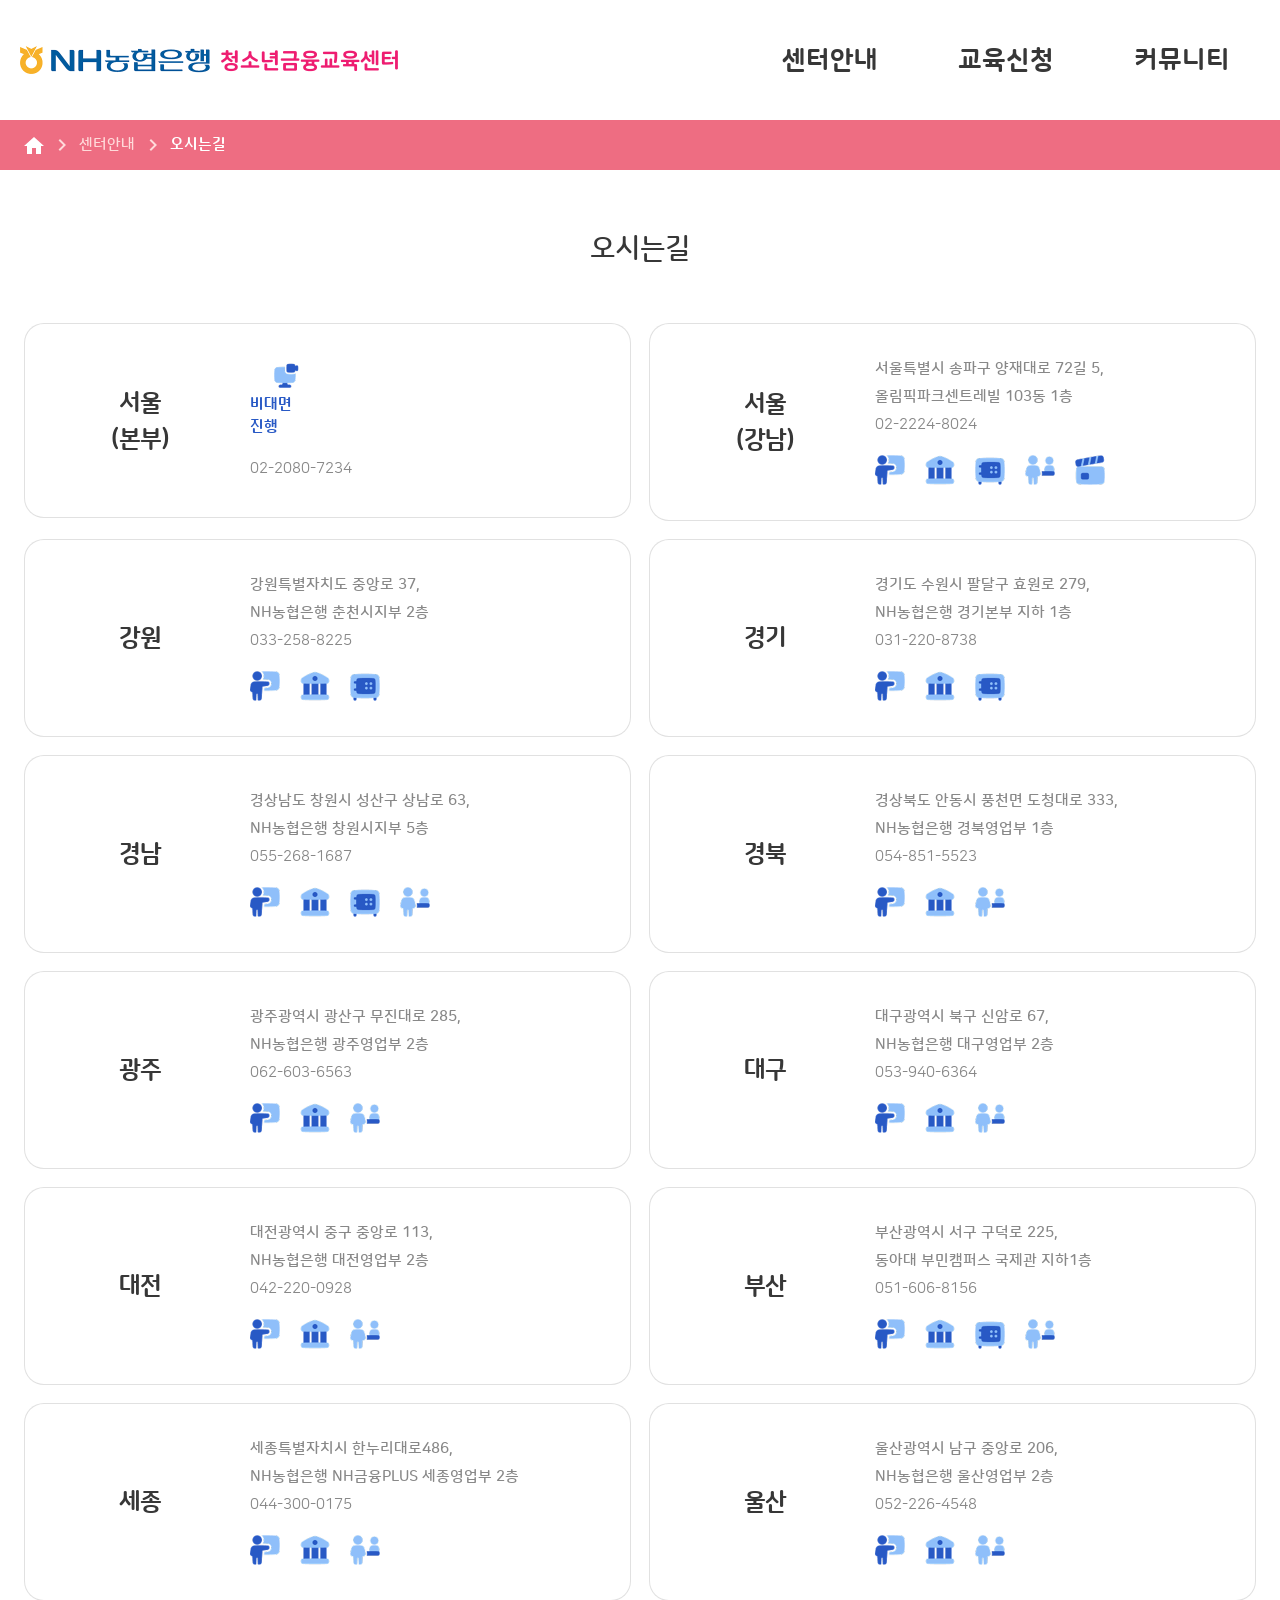
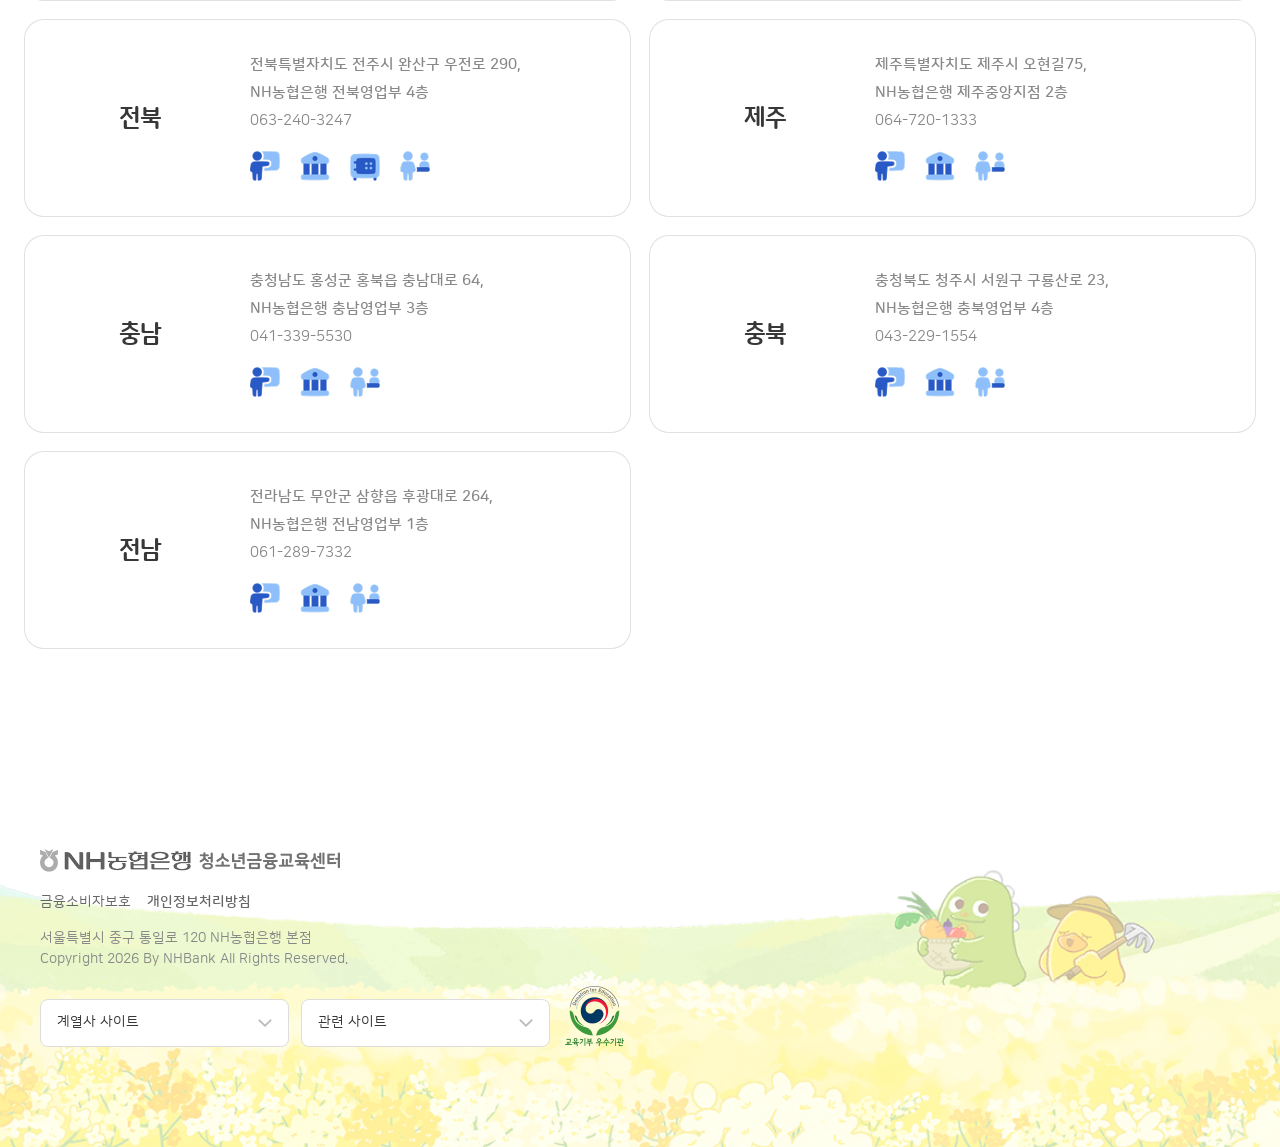
<file: US020401_visit-list.html>
<!DOCTYPE html>
<html lang="ko">
<head>
  <meta charset="UTF-8">
  <meta http-equiv="Content-Type" content="text/html; charset=UTF-8">
  <meta name="viewport" content="width=device-width, initial-scale=1.0">
  <link rel="icon" href="assets/images/page/simbol.png" type="image/png">
  <title>오시는길 | NH 청소년 금융교육센터</title>
  <link rel="stylesheet" href="https://cdn.jsdelivr.net/npm/swiper@11/swiper-bundle.min.css">
  <link rel="stylesheet" href="assets/css/base.css">
  <link rel="stylesheet" href="assets/css/layout.css">
</head>
<body class="user-apply-page user-visit-page">
  <div class="wrap">
      <!-- Header -->
      <header class="header">
        <div class="header__inner">
          <h1 class="logo">
            <a href="/"><picture>
              <source media="(max-width: 1023px)" srcset="assets/images/page/m_logo.png">
              <img src="assets/images/page/logo.png" alt="NH 청소년금융교육센터" />
            </picture></a>
          </h1>
          <button type="button" class="header__menu-btn" id="menuBtn" aria-label="메뉴 열기" aria-expanded="false" aria-controls="headerNav">
            <img src="assets/images/common/icon_gnb_menu.svg" alt="" class="header__menu-icon header__menu-icon--open" width="24" height="24">
            <img src="assets/images/common/icon_gnb_close.svg" alt="" class="header__menu-icon header__menu-icon--close" width="24" height="24">
          </button>

          <nav class="gnb" id="headerNav" aria-label="주 메뉴">
            <ul class="gnb__list">
              <li class="gnb__item is-expanded">
                <a href="#" class="gnb__link">센터안내</a>
                <div class="gnb__dropdown">
                  <div class="gnb__dropdown-inner">
                    <ul class="gnb__sub">
                      <li><a href="#">청소년 금융교육센터 안내</a></li>
                      <li><a href="#">홍보영상</a></li>
                      <li><a href="#">공지사항</a></li>
                      <li><a href="US020401_visit-list.html">오시는 길</a></li>
                    </ul>
                  </div>
                </div>
              </li>
              <li class="gnb__item">
                <a href="#" class="gnb__link">교육신청</a>
                <div class="gnb__dropdown">
                  <div class="gnb__dropdown-inner">
                    <ul class="gnb__sub">
                      <li><a href="#">교육 커리큘럼 소개</a></li>
                      <li><a href="#">교육신청</a></li>
                      <li><a href="#">교육신청 내역</a></li>
                    </ul>
                  </div>
                </div>
              </li>
              <li class="gnb__item">
                <a href="#" class="gnb__link">커뮤니티</a>
                <div class="gnb__dropdown">
                  <div class="gnb__dropdown-inner">
                    <ul class="gnb__sub">
                      <li><a href="#">교육참가후기</a></li>
                      <li><a href="#">교육사진</a></li>
                      <li><a href="#">금융교육자료실</a></li>
                    </ul>
                  </div>
                </div>
              </li>
            </ul>
          </nav>
        </div>
      </header>

      <!-- Breadcrumb -->
      <div class="breadcrumb">
        <div class="breadcrumb__inner">
          <nav class="breadcrumb__nav" aria-label="현재 위치">
            <ol class="breadcrumb__list">
              <li class="breadcrumb__item">
                <a href="#" class="breadcrumb__home" aria-label="홈">
                  <svg xmlns="http://www.w3.org/2000/svg" width="20" height="17" viewBox="0 0 20 17" fill="none">
                    <path d="M8 17V11H12V17H17V9H20L10 0L0 9H3V17H8Z" fill="currentColor"/>
                  </svg>
                </a>
              </li>
              <li class="breadcrumb__item">센터안내</li>
              <li class="breadcrumb__item is-current" aria-current="page">오시는길</li>
            </ol>
          </nav>
        </div>
      </div>

      <!-- Body -->
      <div class="body">
        <!-- Sidebar -->
        <aside class="sidebar">
          <h2 class="sidebar__title">센터안내</h2>
          <nav aria-label="서브 메뉴">
            <ul class="sidebar__list">
              <li class="sidebar__item">
                <a href="#" class="long_word">청소년 금융교육센터 소개</a>
              </li>
              <li class="sidebar__item">
                <a href="#">홍보영상</a>
              </li>
              <li class="sidebar__item">
                <a href="#">공지사항</a>
              </li>
              <li class="sidebar__item is-active">
                <a href="US020401_visit-list.html">오시는길</a>
              </li>
            </ul>
          </nav>
        </aside>

        <!-- Main -->
        <main class="main">
          <div class="main__inner">
            <section class="visit-center" aria-labelledby="visitTitle">
              <header class="sub-page-head">
                <h2 class="sub-page-head__title" id="visitTitle">오시는길</h2>
              </header>

              <ul class="visit-list" id="visitList"></ul>
            </section>
          </div>
        </main>
      </div>
    </div>

  <!-- 지점안내 팝업 (공통) -->
  <div class="branch-modal" id="branchModal" role="dialog" aria-modal="true" aria-labelledby="branchModalTitle" hidden>
    <div class="branch-modal__dim" data-branch-close></div>
    <div class="branch-modal__panel">
      <div class="branch-modal__head">
        <p class="branch-modal__title" id="branchModalTitle">지점안내</p>
        <button type="button" class="branch-modal__close" data-branch-close aria-label="닫기">
          <img src="assets/images/common/icon_closed.svg" alt="">
        </button>
      </div>
      <div class="branch-modal__scroll">
        <div class="branch-modal__map">
          <span class="branch-modal__map-text">MAP</span>
        </div>
        <div class="branch-modal__body">
        <h3 class="branch-modal__region" id="branchRegion">서울(강남)</h3>
        <div class="branch-modal__card-wrap">
          <div class="branch-modal__card">
            <dl class="branch-info">
              <div class="branch-info__item">
                <dt class="branch-info__label">주소</dt>
                <dd class="branch-info__value" id="branchAddr">서울특별시 송파구 양재대로 72길 5, 올림픽파크센트레빌 103동 1층</dd>
              </div>
              <div class="branch-info__item">
                <dt class="branch-info__label">전화</dt>
                <dd class="branch-info__value" id="branchPhone">02-2224-8024</dd>
              </div>
              <div class="branch-info__item">
                <dt class="branch-info__label">팩스</dt>
                <dd class="branch-info__value">02-476-8095</dd>
              </div>
              <div class="branch-info__item">
                <dt class="branch-info__label">이메일</dt>
                <dd class="branch-info__value">dnwjddlRj@nonghyup.com</dd>
              </div>
              <div class="branch-info__item">
                <dt class="branch-info__label">체험관구성</dt>
                <dd class="branch-info__facilities" id="branchFacilities">
                  <span class="branch-facility"><img src="assets/images/page/icon_class.png" alt=""><span>금융교실</span></span>
                  <span class="branch-facility"><img src="assets/images/page/icon_bank.png" alt=""><span>은행직업</span></span>
                  <span class="branch-facility"><img src="assets/images/page/icon_save.png" alt=""><span>신비한금고</span></span>
                  <span class="branch-facility"><img src="assets/images/page/icon_bank02.png" alt=""><span>금융체험</span></span>
                  <span class="branch-facility"><img src="assets/images/page/icon_movie.png" alt=""><span>시네마</span></span>
                </dd>
              </div>
              <div class="branch-info__item">
                <dt class="branch-info__label">센터 운영시간</dt>
                <dd class="branch-info__value">09:00 ~ 18:00 (월~금)</dd>
              </div>
            </dl>
          </div>
        </div>
        </div>
      </div>
    </div>
  </div>

  <!-- Footer -->
  <footer class="footer">
    <div class="footer__inner">
      <div class="footer__top">
        <img src="assets/images/page/footer_logo.png" alt="" class="footer__logo">
      </div>
      <nav class="footer__links">
        <a href="#">금융소비자보호</a>
        <a href="#" class="bold-link">개인정보처리방침</a>
      </nav>
      <p class="footer__address">서울특별시 중구 통일로 120 NH농협은행 본점</p>
      <p class="footer__copy">Copyright 2026 By NHBank All Rights Reserved.</p>
      <div class="footer__selects">
        <select>
          <option>계열사 사이트</option>
        </select>
        <select>
          <option>관련 사이트</option>
        </select>
        <img src="assets/images/page/footer_mark.png" alt="" class="footer__badge">
      </div>
    </div>
  </footer>

  <script src="https://code.jquery.com/jquery-3.7.1.min.js"></script>
  <script src="https://cdn.jsdelivr.net/npm/swiper@11/swiper-bundle.min.js"></script>
  <script src="assets/js/main.js"></script>
  <script>
    /**
     * 오시는길 리스트 (US020401)
     * - 전국 센터 데이터. 카드를 누르면 공통 지점안내 팝업(branchModal)이 해당 센터 정보로 채워져 열린다.
     * - untact: true 인 센터(서울 본부)는 주소 대신 '비대면 진행' 배지를 표시한다.
     */
    (function ($) {
      'use strict';

      // 체험관 구성 아이콘/라벨 매핑
      var FACILITY = {
        'class':  { img: 'icon_class.png',  label: '금융교실' },
        'bank':   { img: 'icon_bank.png',   label: '은행직업' },
        'save':   { img: 'icon_save.png',   label: '신비한금고' },
        'bank02': { img: 'icon_bank02.png', label: '금융체험' },
        'movie':  { img: 'icon_movie.png',  label: '시네마' }
      };

      // 전국 센터 목록 (운영 시 서버 데이터로 교체)
      var CENTERS = [
        { region: '서울(본부)', untact: true,  phone: '02-2080-7234', facilities: [] },
        { region: '서울(강남)', addr: ['서울특별시 송파구 양재대로 72길 5,', '올림픽파크센트레빌 103동 1층'], phone: '02-2224-8024', facilities: ['class', 'bank', 'save', 'bank02', 'movie'] },
        { region: '강원', addr: ['강원특별자치도 중앙로 37,', 'NH농협은행 춘천시지부 2층'], phone: '033-258-8225', facilities: ['class', 'bank', 'save'] },
        { region: '경기', addr: ['경기도 수원시 팔달구 효원로 279,', 'NH농협은행 경기본부 지하 1층'], phone: '031-220-8738', facilities: ['class', 'bank', 'save'] },
        { region: '경남', addr: ['경상남도 창원시 성산구 상남로 63,', 'NH농협은행 창원시지부 5층'], phone: '055-268-1687', facilities: ['class', 'bank', 'save', 'bank02'] },
        { region: '경북', addr: ['경상북도 안동시 풍천면 도청대로 333,', 'NH농협은행 경북영업부 1층'], phone: '054-851-5523', facilities: ['class', 'bank', 'bank02'] },
        { region: '광주', addr: ['광주광역시 광산구 무진대로 285,', 'NH농협은행 광주영업부 2층'], phone: '062-603-6563', facilities: ['class', 'bank', 'bank02'] },
        { region: '대구', addr: ['대구광역시 북구 신암로 67,', 'NH농협은행 대구영업부 2층'], phone: '053-940-6364', facilities: ['class', 'bank', 'bank02'] },
        { region: '대전', addr: ['대전광역시 중구 중앙로 113,', 'NH농협은행 대전영업부 2층'], phone: '042-220-0928', facilities: ['class', 'bank', 'bank02'] },
        { region: '부산', addr: ['부산광역시 서구 구덕로 225,', '동아대 부민캠퍼스 국제관 지하1층'], phone: '051-606-8156', facilities: ['class', 'bank', 'save', 'bank02'] },
        { region: '세종', addr: ['세종특별자치시 한누리대로486,', 'NH농협은행 NH금융PLUS 세종영업부 2층'], phone: '044-300-0175', facilities: ['class', 'bank', 'bank02'] },
        { region: '울산', addr: ['울산광역시 남구 중앙로 206,', 'NH농협은행 울산영업부 2층'], phone: '052-226-4548', facilities: ['class', 'bank', 'bank02'] },
        { region: '전북', addr: ['전북특별자치도 전주시 완산구 우전로 290,', 'NH농협은행 전북영업부 4층'], phone: '063-240-3247', facilities: ['class', 'bank', 'save', 'bank02'] },
        { region: '제주', addr: ['제주특별자치도 제주시 오현길75,', 'NH농협은행 제주중앙지점 2층'], phone: '064-720-1333', facilities: ['class', 'bank', 'bank02'] },
        { region: '충남', addr: ['충청남도 홍성군 홍북읍 충남대로 64,', 'NH농협은행 충남영업부 3층'], phone: '041-339-5530', facilities: ['class', 'bank', 'bank02'] },
        { region: '충북', addr: ['충청북도 청주시 서원구 구룡산로 23,', 'NH농협은행 충북영업부 4층'], phone: '043-229-1554', facilities: ['class', 'bank', 'bank02'] },
        { region: '전남', addr: ['전라남도 무안군 삼향읍 후광대로 264,', 'NH농협은행 전남영업부 1층'], phone: '061-289-7332', facilities: ['class', 'bank', 'bank02'] }
      ];

      // 카드 안 체험관 아이콘(라벨 없음) 마크업
      function facilityIcons(keys) {
        return (keys || []).map(function (k) {
          var f = FACILITY[k];
          return f ? '<img src="assets/images/page/' + f.img + '" alt="' + f.label + '">' : '';
        }).join('');
      }

      // 단일 센터 카드 마크업 생성
      function buildCard(center, idx) {
        var body;
        if (center.untact) {
          body = '' +
            '<div class="visit-card__body">' +
              '<span class="visit-card__untact">' +
                '<img src="assets/images/page/icon_zoom.png" alt="">' +
                '<span class="visit-card__untact-text">비대면 진행</span>' +
              '</span>' +
              '<p class="visit-card__tel">' + center.phone + '</p>' +
            '</div>';
        } else {
          var addr = center.addr.map(function (line) {
            return '<span class="visit-card__addr-text">' + line + '</span>';
          }).join('');
          body = '' +
            '<div class="visit-card__body">' +
              '<span class="visit-card__addr">' + addr +
                '<span class="visit-card__tel">' + center.phone + '</span>' +
              '</span>' +
              '<span class="visit-card__icons">' + facilityIcons(center.facilities) + '</span>' +
            '</div>';
        }

        return '' +
          '<li>' +
            '<button type="button" class="visit-card" data-center-idx="' + idx + '" data-branch-open aria-haspopup="dialog" aria-controls="branchModal">' +
              '<span class="visit-card__name">' + center.region + '</span>' +
              body +
            '</button>' +
          '</li>';
      }

      function renderList() {
        $('#visitList').html(CENTERS.map(buildCard).join(''));
      }

      // 모달 체험관 구성(아이콘 + 라벨) 마크업
      function facilityList(keys) {
        return (keys || []).map(function (k) {
          var f = FACILITY[k];
          if (!f) return '';
          return '<span class="branch-facility"><img src="assets/images/page/' + f.img + '" alt=""><span>' + f.label + '</span></span>';
        }).join('');
      }

      // 클릭한 센터 정보로 공통 팝업 내용을 채운다
      function fillModal(center) {
        $('#branchRegion').text(center.region);
        $('#branchPhone').text(center.phone);
        $('#branchAddr').text(center.untact ? '비대면 진행' : center.addr.join(' '));
        $('#branchFacilities').html(facilityList(center.facilities));
      }

      // 지점안내 팝업(공통) — 열기/닫기
      function bindBranchModal() {
        var $modal = $('#branchModal');
        if (!$modal.length) return;

        function openModal(e) {
          if (e) e.preventDefault();
          var idx = $(e.currentTarget).data('center-idx');
          if (typeof idx !== 'undefined' && CENTERS[idx]) fillModal(CENTERS[idx]);
          $modal.prop('hidden', false).addClass('is-open');
          $('body').addClass('is-modal-open');
        }
        function closeModal() {
          $modal.prop('hidden', true).removeClass('is-open');
          $('body').removeClass('is-modal-open');
        }

        $(document).on('click', '[data-branch-open]', openModal);
        $modal.on('click', '[data-branch-close]', closeModal);
        $(document).on('keydown', function (e) {
          if (e.key === 'Escape' && $modal.hasClass('is-open')) closeModal();
        });
      }

      $(function () {
        renderList();
        bindBranchModal();
      });
    })(jQuery);
  </script>
</body>
</html>
</file>
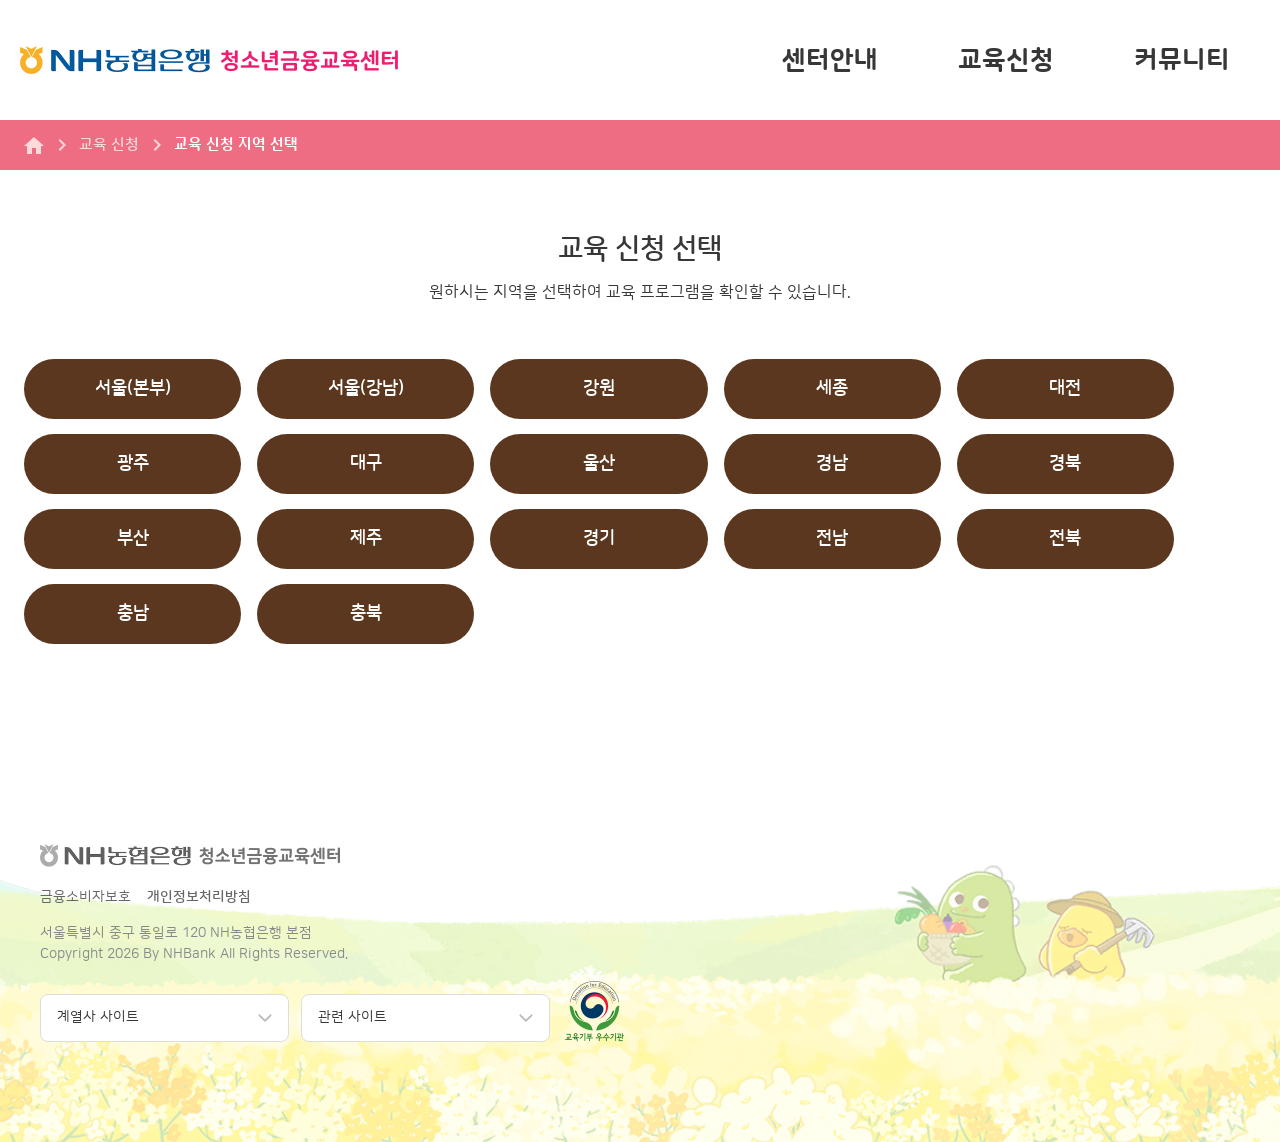
<file: US030201_Select-Region.html>
<!DOCTYPE html>
<html lang="ko">
<head>
  <meta charset="UTF-8">
  <meta http-equiv="Content-Type" content="text/html; charset=UTF-8">
  <meta name="viewport" content="width=device-width, initial-scale=1.0">
  <link rel="icon" href="assets/images/page/simbol.png" type="image/png">
  <title>교육 신청 지역 선택 | NH 청소년 금융교육센터</title>
  <link rel="stylesheet" href="https://cdn.jsdelivr.net/npm/swiper@11/swiper-bundle.min.css">
  <link rel="stylesheet" href="assets/css/base.css">
  <link rel="stylesheet" href="assets/css/layout.css">
</head>
<body class="user-apply-page">
  <div class="wrap">
      <!-- Header -->
      <header class="header">
        <div class="header__inner">
          <h1 class="logo">
            <a href="/"><picture>
              <source media="(max-width: 1023px)" srcset="assets/images/page/m_logo.png">
              <img src="assets/images/page/logo.png" alt="NH 청소년금융교육센터" />
            </picture></a>
          </h1>
          <button type="button" class="header__menu-btn" id="menuBtn" aria-label="메뉴 열기" aria-expanded="false" aria-controls="headerNav">
            <img src="assets/images/common/icon_gnb_menu.svg" alt="" class="header__menu-icon header__menu-icon--open" width="24" height="24">
            <img src="assets/images/common/icon_gnb_close.svg" alt="" class="header__menu-icon header__menu-icon--close" width="24" height="24">
          </button>

          <nav class="gnb" id="headerNav" aria-label="주 메뉴">
            <ul class="gnb__list">
              <li class="gnb__item is-expanded">
                <a href="#" class="gnb__link">센터안내</a>
                <div class="gnb__dropdown">
                  <div class="gnb__dropdown-inner">
                    <ul class="gnb__sub">
                      <li><a href="#">청소년 금융교육센터 안내</a></li>
                      <li><a href="#">홍보영상</a></li>
                      <li><a href="#">공지사항</a></li>
                      <li><a href="#">오시는 길</a></li>
                    </ul>
                  </div>
                </div>
              </li>
              <li class="gnb__item">
                <a href="#" class="gnb__link">교육신청</a>
                <div class="gnb__dropdown">
                  <div class="gnb__dropdown-inner">
                    <ul class="gnb__sub">
                      <li><a href="#">교육 커리큘럼 소개</a></li>
                      <li><a href="#">교육신청</a></li>
                      <li><a href="#">교육신청 내역</a></li>
                    </ul>
                  </div>
                </div>
              </li>
              <li class="gnb__item">
                <a href="#" class="gnb__link">커뮤니티</a>
                <div class="gnb__dropdown">
                  <div class="gnb__dropdown-inner">
                    <ul class="gnb__sub">
                      <li><a href="#">교육참가후기</a></li>
                      <li><a href="#">교육사진</a></li>
                      <li><a href="#">금융교육자료실</a></li>
                    </ul>
                  </div>
                </div>
              </li>
            </ul>
          </nav>
        </div>
      </header>

      <!-- Breadcrumb -->
      <div class="breadcrumb">
        <div class="breadcrumb__inner">
          <nav class="breadcrumb__nav" aria-label="현재 위치">
            <ol class="breadcrumb__list">
              <li class="breadcrumb__item">
                <a href="#" class="breadcrumb__home" aria-label="홈">
                  <svg xmlns="http://www.w3.org/2000/svg" width="20" height="17" viewBox="0 0 20 17" fill="none">
                    <path d="M8 17V11H12V17H17V9H20L10 0L0 9H3V17H8Z" fill="#FFDADA"/>
                  </svg>
                </a>
              </li>
              <li class="breadcrumb__item">교육 신청</li>
              <li class="breadcrumb__item is-current" aria-current="page">교육 신청 지역 선택</li>
            </ol>
          </nav>         
        </div>
      </div>

      <!-- Body -->
      <div class="body">
        <!-- Sidebar -->
        <aside class="sidebar">
          <h2 class="sidebar__title">교육 신청</h2>
          <nav aria-label="서브 메뉴">
            <ul class="sidebar__list">
              <li class="sidebar__item">
                <a href="#">교육 커리큘럼 소개</a>
              </li>
              <li class="sidebar__item is-active">
                <a href="#">교육 신청</a>
              </li>
              <li class="sidebar__item">
                <a href="#">교육 신청 내역</a>
              </li>
            </ul>
          </nav>
        </aside>

        <!-- Main -->
        <main class="main">
          <div class="main__inner">
            <section class="region-select" aria-labelledby="regionSelectTitle">
              <header class="sub-page-head">
                <h2 class="sub-page-head__title" id="regionSelectTitle">교육 신청 선택</h2>
                <p class="sub-page-head__desc">원하시는 지역을 선택하여 교육 프로그램을 확인할 수 있습니다.</p>
              </header>

              <div class="region-select__grid" role="list">
                <a href="#" class="region-select__btn" role="listitem">서울(본부)</a>
                <a href="#" class="region-select__btn" role="listitem">서울(강남)</a>
                <a href="#" class="region-select__btn" role="listitem">강원</a>
                <a href="#" class="region-select__btn" role="listitem">세종</a>
                <a href="#" class="region-select__btn" role="listitem">대전</a>
                <a href="#" class="region-select__btn" role="listitem">광주</a>
                <a href="#" class="region-select__btn" role="listitem">대구</a>
                <a href="#" class="region-select__btn" role="listitem">울산</a>
                <a href="#" class="region-select__btn" role="listitem">경남</a>
                <a href="#" class="region-select__btn" role="listitem">경북</a>
                <a href="#" class="region-select__btn" role="listitem">부산</a>
                <a href="#" class="region-select__btn" role="listitem">제주</a>
                <a href="#" class="region-select__btn" role="listitem">경기</a>
                <a href="#" class="region-select__btn" role="listitem">전남</a>
                <a href="#" class="region-select__btn" role="listitem">전북</a>
                <a href="#" class="region-select__btn" role="listitem">충남</a>
                <a href="#" class="region-select__btn" role="listitem">충북</a>
              </div>
            </section>
          </div>
        </main>
      </div>
    </div>

    
  <!-- Footer -->
  <footer class="footer">
    <div class="footer__inner">
      <div class="footer__top">
        <img src="assets/images/page/footer_logo.png" alt="" class="footer__logo">        
      </div>
      <nav class="footer__links">
        <a href="#">금융소비자보호</a>
        <a href="#" class="bold-link">개인정보처리방침</a>
      </nav>
      <p class="footer__address">서울특별시 중구 통일로 120 NH농협은행 본점</p>
      <p class="footer__copy">Copyright 2026 By NHBank All Rights Reserved.</p>
      <div class="footer__selects">
        <select>
          <option>계열사 사이트</option>
        </select>
        <select>
          <option>관련 사이트</option>
        </select>
        <img src="assets/images/page/footer_mark.png" alt="" class="footer__badge">
      </div>      
    </div>
  </footer>

  <script src="https://code.jquery.com/jquery-3.7.1.min.js"></script>
  <script src="https://cdn.jsdelivr.net/npm/swiper@11/swiper-bundle.min.js"></script>
  <script src="assets/js/main.js"></script>
</body>
</file>
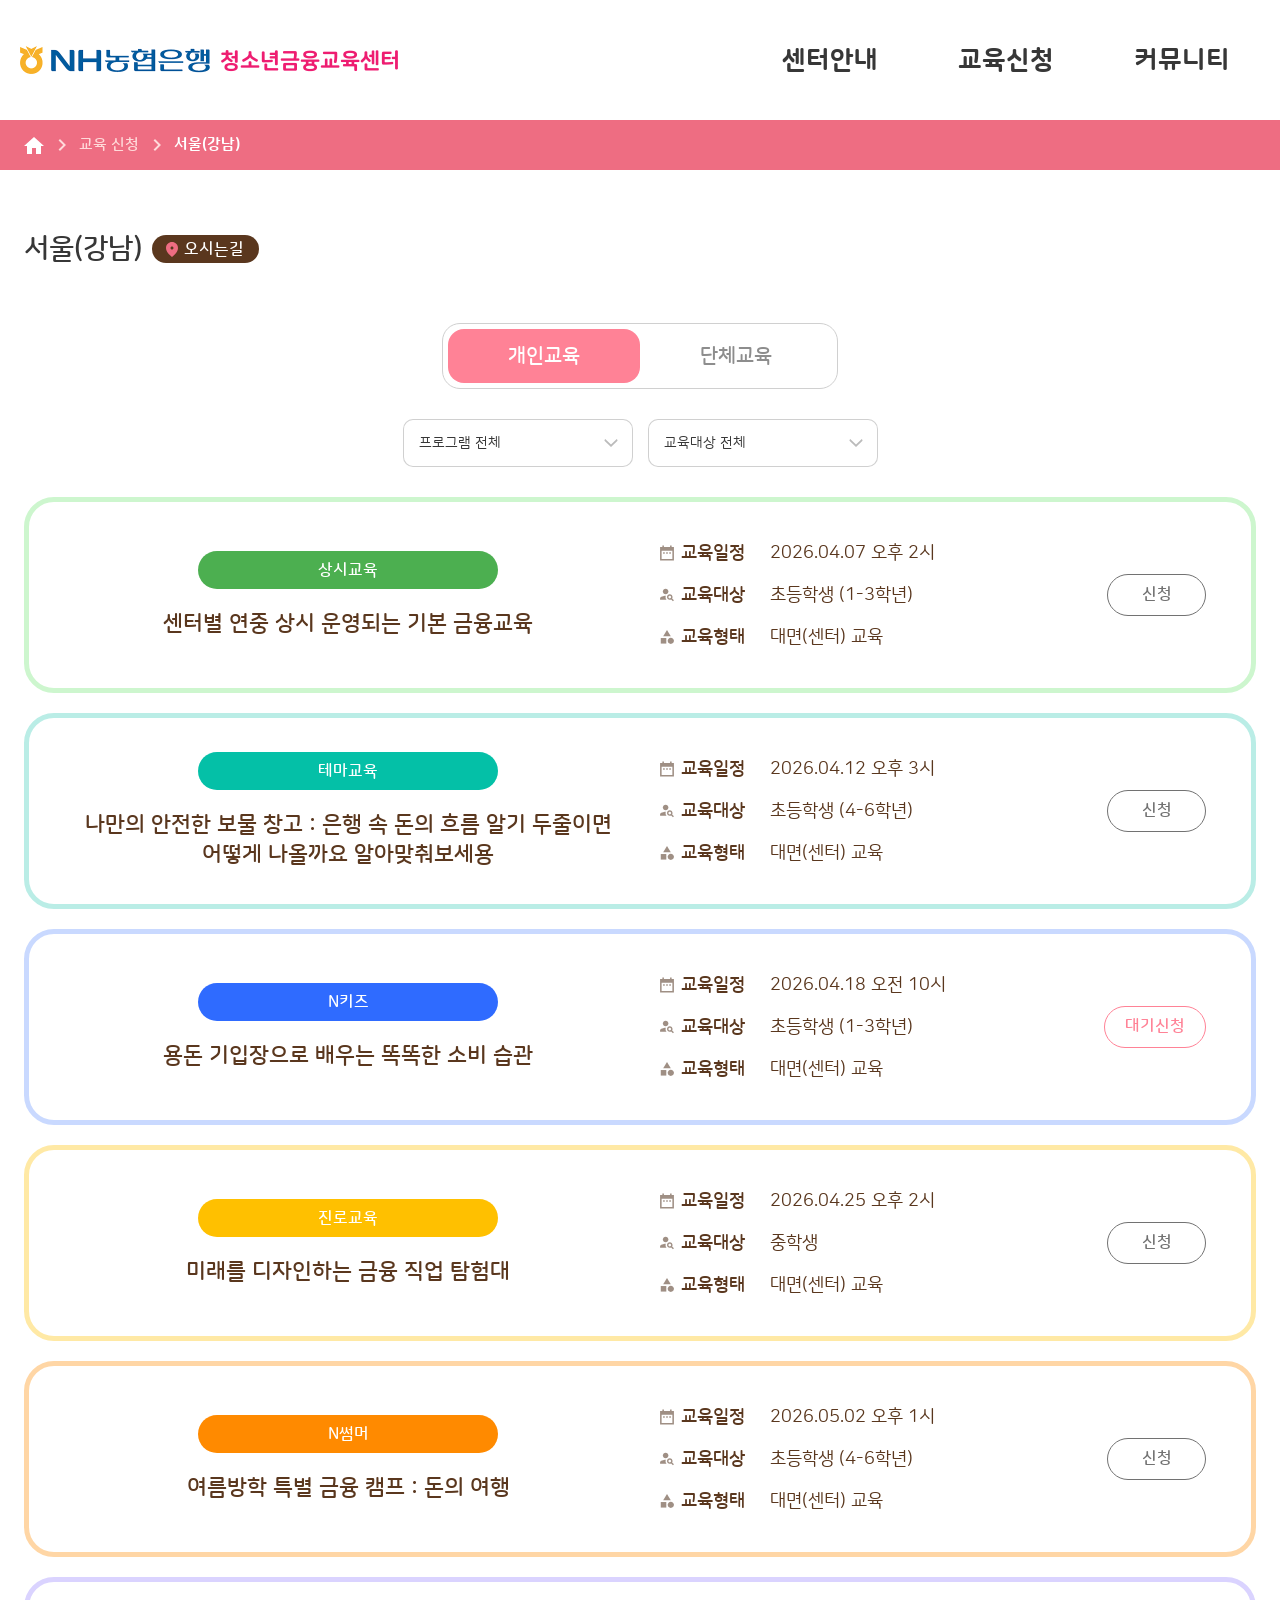
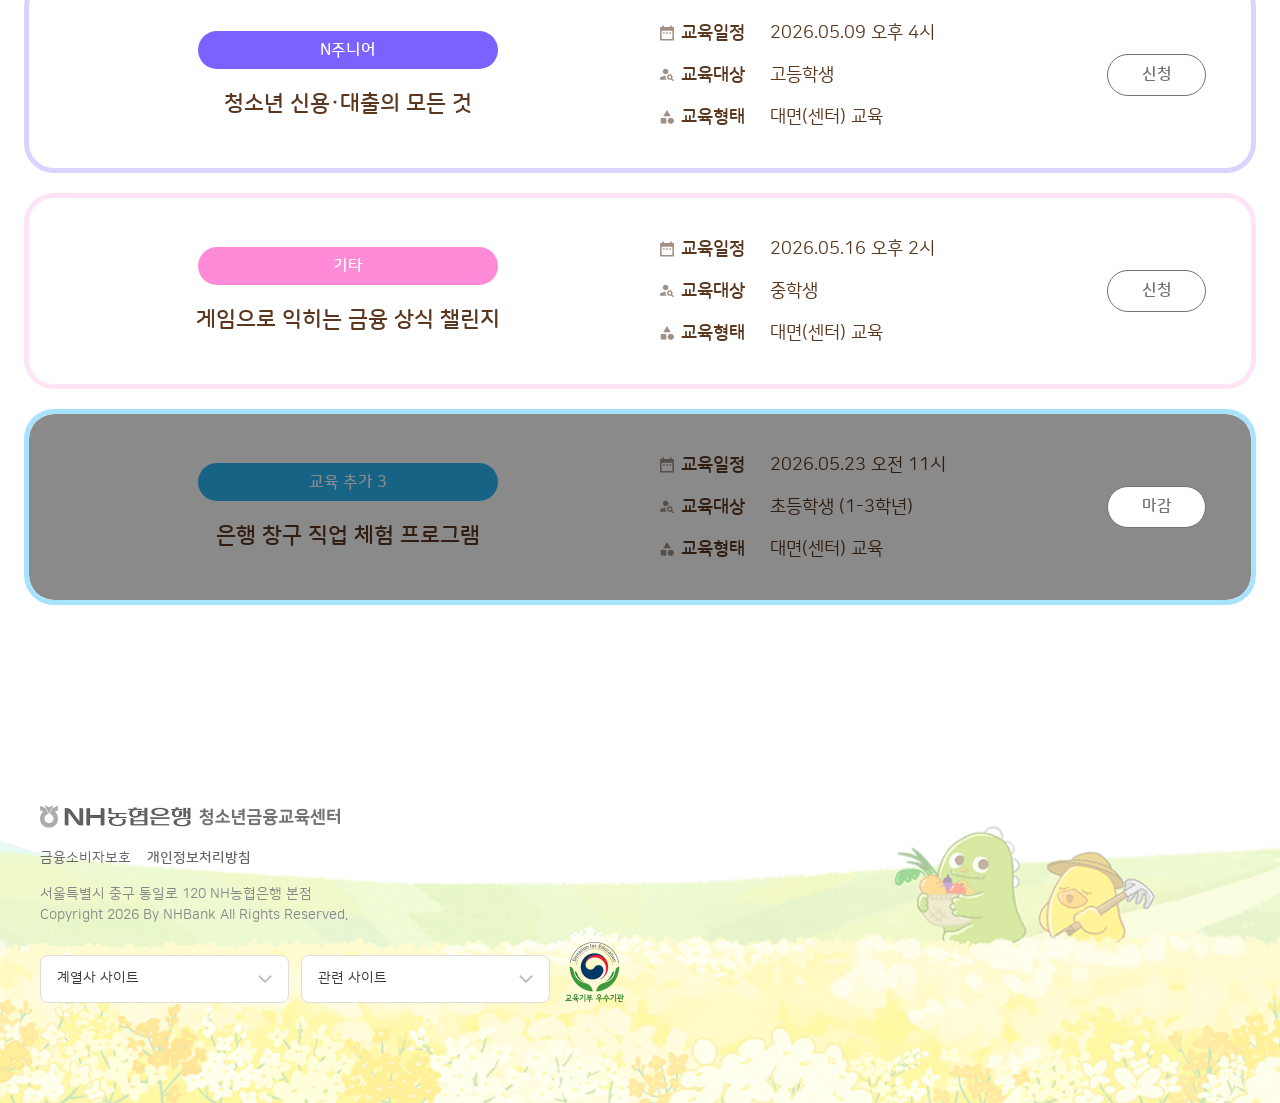
<file: US030301_Region-list.html>
<!DOCTYPE html>
<html lang="ko">
<head>
  <meta charset="UTF-8">
  <meta http-equiv="Content-Type" content="text/html; charset=UTF-8">
  <meta name="viewport" content="width=device-width, initial-scale=1.0">
  <link rel="icon" href="assets/images/page/simbol.png" type="image/png">
  <title>지역 센터 교육 리스트 | NH 청소년 금융교육센터</title>
  <link rel="stylesheet" href="https://cdn.jsdelivr.net/npm/swiper@11/swiper-bundle.min.css">
  <link rel="stylesheet" href="assets/css/base.css">
  <link rel="stylesheet" href="assets/css/layout.css">
</head>
<body class="user-apply-page user-edu-list-page">
  <div class="wrap">
      <!-- Header -->
      <header class="header">
        <div class="header__inner">
          <h1 class="logo">
            <a href="/"><picture>
              <source media="(max-width: 1023px)" srcset="assets/images/page/m_logo.png">
              <img src="assets/images/page/logo.png" alt="NH 청소년금융교육센터" />
            </picture></a>
          </h1>
          <button type="button" class="header__menu-btn" id="menuBtn" aria-label="메뉴 열기" aria-expanded="false" aria-controls="headerNav">
            <img src="assets/images/common/icon_gnb_menu.svg" alt="" class="header__menu-icon header__menu-icon--open" width="24" height="24">
            <img src="assets/images/common/icon_gnb_close.svg" alt="" class="header__menu-icon header__menu-icon--close" width="24" height="24">
          </button>

          <nav class="gnb" id="headerNav" aria-label="주 메뉴">
            <ul class="gnb__list">
              <li class="gnb__item">
                <a href="#" class="gnb__link">센터안내</a>
                <div class="gnb__dropdown">
                  <div class="gnb__dropdown-inner">
                    <ul class="gnb__sub">
                      <li><a href="#">청소년 금융교육센터 안내</a></li>
                      <li><a href="#">홍보영상</a></li>
                      <li><a href="#">공지사항</a></li>
                      <li><a href="#">오시는 길</a></li>
                    </ul>
                  </div>
                </div>
              </li>
              <li class="gnb__item is-expanded">
                <a href="#" class="gnb__link">교육신청</a>
                <div class="gnb__dropdown">
                  <div class="gnb__dropdown-inner">
                    <ul class="gnb__sub">
                      <li><a href="#">교육 커리큘럼 소개</a></li>
                      <li><a href="#">교육신청</a></li>
                      <li><a href="#">교육신청 내역</a></li>
                    </ul>
                  </div>
                </div>
              </li>
              <li class="gnb__item">
                <a href="#" class="gnb__link">커뮤니티</a>
                <div class="gnb__dropdown">
                  <div class="gnb__dropdown-inner">
                    <ul class="gnb__sub">
                      <li><a href="#">교육참가후기</a></li>
                      <li><a href="#">교육사진</a></li>
                      <li><a href="#">금융교육자료실</a></li>
                    </ul>
                  </div>
                </div>
              </li>
            </ul>
          </nav>
        </div>
      </header>

      <!-- Breadcrumb -->
      <div class="breadcrumb">
        <div class="breadcrumb__inner">
          <nav class="breadcrumb__nav" aria-label="현재 위치">
            <ol class="breadcrumb__list">
              <li class="breadcrumb__item">
                <a href="#" class="breadcrumb__home" aria-label="홈">
                  <svg xmlns="http://www.w3.org/2000/svg" width="20" height="17" viewBox="0 0 20 17" fill="none">
                    <path d="M8 17V11H12V17H17V9H20L10 0L0 9H3V17H8Z" fill="currentColor"/>
                  </svg>
                </a>
              </li>
              <li class="breadcrumb__item">교육 신청</li>
              <li class="breadcrumb__item is-current" aria-current="page">서울(강남)</li>
            </ol>
          </nav>
        </div>
      </div>

      <!-- Body -->
      <div class="body">
        <!-- Sidebar -->
        <aside class="sidebar">
          <h2 class="sidebar__title">교육 신청</h2>
          <nav aria-label="서브 메뉴">
            <ul class="sidebar__list">
              <li class="sidebar__item">
                <a href="#">교육 커리큘럼 소개</a>
              </li>
              <li class="sidebar__item is-active">
                <a href="#">교육 신청</a>
              </li>
              <li class="sidebar__item">
                <a href="#">교육 신청 내역</a>
              </li>
            </ul>
          </nav>
        </aside>

        <!-- Main -->
        <main class="main">
          <div class="main__inner">
            <section class="edu-center" aria-labelledby="eduCenterTitle">
              <header class="sub-page-head edu-detail-head">
                <h2 class="sub-page-head__title" id="eduCenterTitle">서울(강남)</h2>
                <a href="#" class="edu-place-btn" data-branch-open aria-haspopup="dialog" aria-controls="branchModal">
                  <img src="assets/images/page/PlaceSharp.svg" alt="" aria-hidden="true">
                  오시는길
                </a>
              </header>

              <!-- 개인교육 / 단체교육 탭 -->
              <div class="edu-tabs">
                <div class="edu-tabs__inner" role="tablist" aria-label="교육 구분">
                  <button type="button" class="edu-tab is-active" role="tab" id="eduTab-personal" aria-selected="true" aria-controls="eduPanel-personal" data-tab="personal">개인교육</button>
                  <button type="button" class="edu-tab" role="tab" id="eduTab-group" aria-selected="false" aria-controls="eduPanel-group" data-tab="group">단체교육</button>
                </div>
              </div>

              <!-- 필터 -->
              <div class="edu-filters">
                <div class="edu-select">
                  <select aria-label="프로그램 선택">
                    <option>프로그램 전체</option>
                    <option>상시교육</option>
                    <option>테마교육</option>
                    <option>N키즈</option>
                    <option>진로교육</option>
                  </select>
                </div>
                <div class="edu-select">
                  <select aria-label="교육대상 선택">
                    <option>교육대상 전체</option>
                    <option>초등학생 (1-3학년)</option>
                    <option>초등학생 (4-6학년)</option>
                    <option>중학생</option>
                    <option>고등학생</option>
                  </select>
                </div>
              </div>

              <!-- 탭 패널 -->
              <div class="edu-panels">
                <div class="edu-panel is-active" id="eduPanel-personal" role="tabpanel" aria-labelledby="eduTab-personal">
                  <ul class="edu-list" id="eduList-personal"></ul>
                </div>
                <div class="edu-panel" id="eduPanel-group" role="tabpanel" aria-labelledby="eduTab-group" hidden>
                  <ul class="edu-list" id="eduList-group"></ul>
                </div>
              </div>
            </section>
          </div>
        </main>
      </div>
    </div>

  <!-- 지점안내 팝업 (공통) -->
  <div class="branch-modal" id="branchModal" role="dialog" aria-modal="true" aria-labelledby="branchModalTitle" hidden>
    <div class="branch-modal__dim" data-branch-close></div>
    <div class="branch-modal__panel">
      <div class="branch-modal__head">
        <p class="branch-modal__title" id="branchModalTitle">지점안내</p>
        <button type="button" class="branch-modal__close" data-branch-close aria-label="닫기">
          <img src="assets/images/common/icon_closed.svg" alt="">
        </button>
      </div>
      <div class="branch-modal__scroll">
        <div class="branch-modal__map">
          <span class="branch-modal__map-text">MAP</span>
        </div>
        <div class="branch-modal__body">
        <h3 class="branch-modal__region">서울(강남)</h3>
        <div class="branch-modal__card-wrap">
          <div class="branch-modal__card">
            <dl class="branch-info">
              <div class="branch-info__item">
                <dt class="branch-info__label">주소</dt>
                <dd class="branch-info__value">서울특별시 송파구 양재대로 72길 5, 올림픽파크센트레빌 103동 1층</dd>
              </div>
              <div class="branch-info__item">
                <dt class="branch-info__label">전화</dt>
                <dd class="branch-info__value">02-2224-8024</dd>
              </div>
              <div class="branch-info__item">
                <dt class="branch-info__label">팩스</dt>
                <dd class="branch-info__value">02-476-8095</dd>
              </div>
              <div class="branch-info__item">
                <dt class="branch-info__label">이메일</dt>
                <dd class="branch-info__value">dnwjddlRj@nonghyup.com</dd>
              </div>
              <div class="branch-info__item">
                <dt class="branch-info__label">체험관구성</dt>
                <dd class="branch-info__facilities">
                  <span class="branch-facility"><img src="assets/images/page/icon_class.png" alt=""><span>금융교실</span></span>
                  <span class="branch-facility"><img src="assets/images/page/icon_bank.png" alt=""><span>은행직업</span></span>
                  <span class="branch-facility"><img src="assets/images/page/icon_save.png" alt=""><span>신비한금고</span></span>
                  <span class="branch-facility"><img src="assets/images/page/icon_bank02.png" alt=""><span>금융체험</span></span>
                  <span class="branch-facility"><img src="assets/images/page/icon_movie.png" alt=""><span>시네마</span></span>
                </dd>
              </div>
              <div class="branch-info__item">
                <dt class="branch-info__label">센터 운영시간</dt>
                <dd class="branch-info__value">09:00 ~ 18:00 (월~금)</dd>
              </div>
            </dl>
          </div>
        </div>
        </div>
      </div>
    </div>
  </div>

  <!-- Footer -->
  <footer class="footer">
    <div class="footer__inner">
      <div class="footer__top">
        <img src="assets/images/page/footer_logo.png" alt="" class="footer__logo">
      </div>
      <nav class="footer__links">
        <a href="#">금융소비자보호</a>
        <a href="#" class="bold-link">개인정보처리방침</a>
      </nav>
      <p class="footer__address">서울특별시 중구 통일로 120 NH농협은행 본점</p>
      <p class="footer__copy">Copyright 2026 By NHBank All Rights Reserved.</p>
      <div class="footer__selects">
        <select>
          <option>계열사 사이트</option>
        </select>
        <select>
          <option>관련 사이트</option>
        </select>
        <img src="assets/images/page/footer_mark.png" alt="" class="footer__badge">
      </div>
    </div>
  </footer>

  <script src="https://code.jquery.com/jquery-3.7.1.min.js"></script>
  <script src="https://cdn.jsdelivr.net/npm/swiper@11/swiper-bundle.min.js"></script>
  <script src="assets/js/main.js"></script>
  <script>
    /**
     * 지역 센터 교육 리스트 (US030301)
     * - 교육 항목 데이터. color 값은 주 컬러별 케이스 클래스(edu-card--{color})로 매핑된다.
     * - status: 'apply'(신청) | 'wait'(대기신청) | 'closed'(마감)
     */
    (function ($) {
      'use strict';

      // 개인교육 탭 교육 목록
      var EDU_LIST_PERSONAL = [
        { type: '상시교육', color: 'green',   title: '센터별 연중 상시 운영되는 기본 금융교육',        date: '2026.04.07 오후 2시', target: '초등학생 (1-3학년)', form: '대면(센터) 교육', status: 'apply' },
        { type: '테마교육', color: 'teal',    title: '나만의 안전한 보물 창고 : 은행 속 돈의 흐름 알기 두줄이면 어떻게 나올까요 알아맞춰보세용', date: '2026.04.12 오후 3시', target: '초등학생 (4-6학년)', form: '대면(센터) 교육', status: 'apply' },
        { type: 'N키즈',   color: 'blue',    title: '용돈 기입장으로 배우는 똑똑한 소비 습관',          date: '2026.04.18 오전 10시', target: '초등학생 (1-3학년)', form: '대면(센터) 교육', status: 'wait' },
        { type: '진로교육', color: 'yellow',  title: '미래를 디자인하는 금융 직업 탐험대',              date: '2026.04.25 오후 2시', target: '중학생',          form: '대면(센터) 교육', status: 'apply' },
        { type: 'N썸머',   color: 'orange',  title: '여름방학 특별 금융 캠프 : 돈의 여행',             date: '2026.05.02 오후 1시', target: '초등학생 (4-6학년)', form: '대면(센터) 교육', status: 'apply' },
        { type: 'N주니어', color: 'purple',  title: '청소년 신용·대출의 모든 것',                    date: '2026.05.09 오후 4시', target: '고등학생',        form: '대면(센터) 교육', status: 'apply' },
        { type: '기타',    color: 'pink',    title: '게임으로 익히는 금융 상식 챌린지',               date: '2026.05.16 오후 2시', target: '중학생',          form: '대면(센터) 교육', status: 'apply' },
        { type: '교육 추가 3', color: 'skyblue', title: '은행 창구 직업 체험 프로그램',                  date: '2026.05.23 오전 11시', target: '초등학생 (1-3학년)', form: '대면(센터) 교육', status: 'closed' }
      ];

      // 단체교육 탭 교육 목록 (학교·기관 단위 신청)
      var EDU_LIST_GROUP = [
        { type: '교육 추가 2', color: 'navy',    title: '학급 단위 금융 진로 특강 (찾아가는 교육)',        date: '2026.04.10 오전 9시', target: '학급 단위 (30명 내외)', form: '방문(학교) 교육', status: 'apply' },
        { type: '교육 추가 4', color: 'lime',    title: '단체 ESG·환경 금융 워크숍',                    date: '2026.04.17 오후 2시', target: '동아리·단체 (20명↑)', form: '방문(기관) 교육', status: 'apply' },
        { type: '교육 추가 5', color: 'brown',   title: '우리 화폐의 역사 단체 탐방 프로그램',             date: '2026.04.24 오전 10시', target: '학급 단위 (40명 내외)', form: '대면(센터) 교육', status: 'wait' },
        { type: '교육 추가 1', color: 'red',     title: '기관 연계 금융 사기 예방 단체 교육',             date: '2026.05.08 오후 1시', target: '청소년 기관 단체',    form: '방문(기관) 교육', status: 'apply' },
        { type: '교육 추가 6', color: 'coral',   title: '단체 대상 디지털 금융 안전 캠페인',              date: '2026.05.15 오후 3시', target: '학급 단위 (30명 내외)', form: '방문(학교) 교육', status: 'apply' },
        { type: '교육 추가 7', color: 'olive',   title: '단체 금융 진로 체험의 날',                     date: '2026.05.22 오전 9시', target: '동아리·단체 (25명↑)', form: '대면(센터) 교육', status: 'apply' },
        { type: 'N윈터',   color: 'gray',    title: '겨울방학 단체 금융 집중 캠프',                  date: '2026.05.29 오후 2시', target: '단체 (50명 내외)',   form: '방문(기관) 교육', status: 'closed' }
      ];

      // 메타 항목 아이콘 (교육일정 / 교육대상 / 교육형태)
      var ICON_DATE = '<img src="assets/images/page/DateRangeSharp.svg" alt="" aria-hidden="true">';
      var ICON_TARGET = '<img src="assets/images/page/PersonSearchSharp.svg" alt="" aria-hidden="true">';
      var ICON_FORM = '<img src="assets/images/page/CategorySharp.svg" alt="" aria-hidden="true">';

      // 상태별 버튼 라벨/클래스
      var STATUS = {
        apply:  { label: '신청',   cls: '' },
        wait:   { label: '대기신청', cls: ' edu-card__btn--wait' },
        closed: { label: '마감',   cls: '' }
      };

      // 단일 교육 카드 마크업 생성
      function buildCard(item) {
        var st = STATUS[item.status] || STATUS.apply;
        var closedCls = item.status === 'closed' ? ' is-closed' : '';
        return '' +
          '<li class="edu-card edu-card--' + item.color + closedCls + '">' +
            '<div class="edu-card__head">' +
              '<span class="edu-card__badge">' + item.type + '</span>' +
              '<p class="edu-card__title">' + item.title + '</p>' +
            '</div>' +
            '<div class="edu-card__info">' +
              '<dl class="edu-card__meta">' +
                '<div class="edu-card__meta-row">' +
                  '<dt class="edu-card__meta-label">' + ICON_DATE + '교육일정</dt>' +
                  '<dd class="edu-card__meta-value">' + item.date + '</dd>' +
                '</div>' +
                '<div class="edu-card__meta-row">' +
                  '<dt class="edu-card__meta-label">' + ICON_TARGET + '교육대상</dt>' +
                  '<dd class="edu-card__meta-value">' + item.target + '</dd>' +
                '</div>' +
                '<div class="edu-card__meta-row">' +
                  '<dt class="edu-card__meta-label">' + ICON_FORM + '교육형태</dt>' +
                  '<dd class="edu-card__meta-value">' + item.form + '</dd>' +
                '</div>' +
              '</dl>' +
              '<button type="button" class="edu-card__btn' + st.cls + '">' + st.label + '</button>' +
            '</div>' +
          '</li>';
      }

      // 개인/단체 탭에 각각의 교육 리스트를 렌더링
      function renderList() {
        $('#eduList-personal').html(EDU_LIST_PERSONAL.map(buildCard).join(''));
        $('#eduList-group').html(EDU_LIST_GROUP.map(buildCard).join(''));
      }

      // 탭 전환 처리
      function bindTabs() {
        $('.edu-tab').on('click', function () {
          var $tab = $(this);
          if ($tab.hasClass('is-active')) return;

          $('.edu-tab').removeClass('is-active').attr('aria-selected', 'false');
          $tab.addClass('is-active').attr('aria-selected', 'true');

          var target = $tab.data('tab');
          $('.edu-panel').prop('hidden', true).removeClass('is-active');
          $('#eduPanel-' + target).prop('hidden', false).addClass('is-active');
        });
      }

      // 지점안내 팝업(공통) — 열기/닫기. 여러 지역 센터에서 동일 마크업으로 재사용한다.
      function bindBranchModal() {
        var $modal = $('#branchModal');
        if (!$modal.length) return;

        function openModal(e) {
          if (e) e.preventDefault();
          $modal.prop('hidden', false).addClass('is-open');
          $('body').addClass('is-modal-open');
        }
        function closeModal() {
          $modal.prop('hidden', true).removeClass('is-open');
          $('body').removeClass('is-modal-open');
        }

        $('[data-branch-open]').on('click', openModal);
        $modal.on('click', '[data-branch-close]', closeModal);
        $(document).on('keydown', function (e) {
          if (e.key === 'Escape' && $modal.hasClass('is-open')) closeModal();
        });
      }

      $(function () {
        renderList();
        bindTabs();
        bindBranchModal();
      });
    })(jQuery);
  </script>
</body>
</html>
</file>
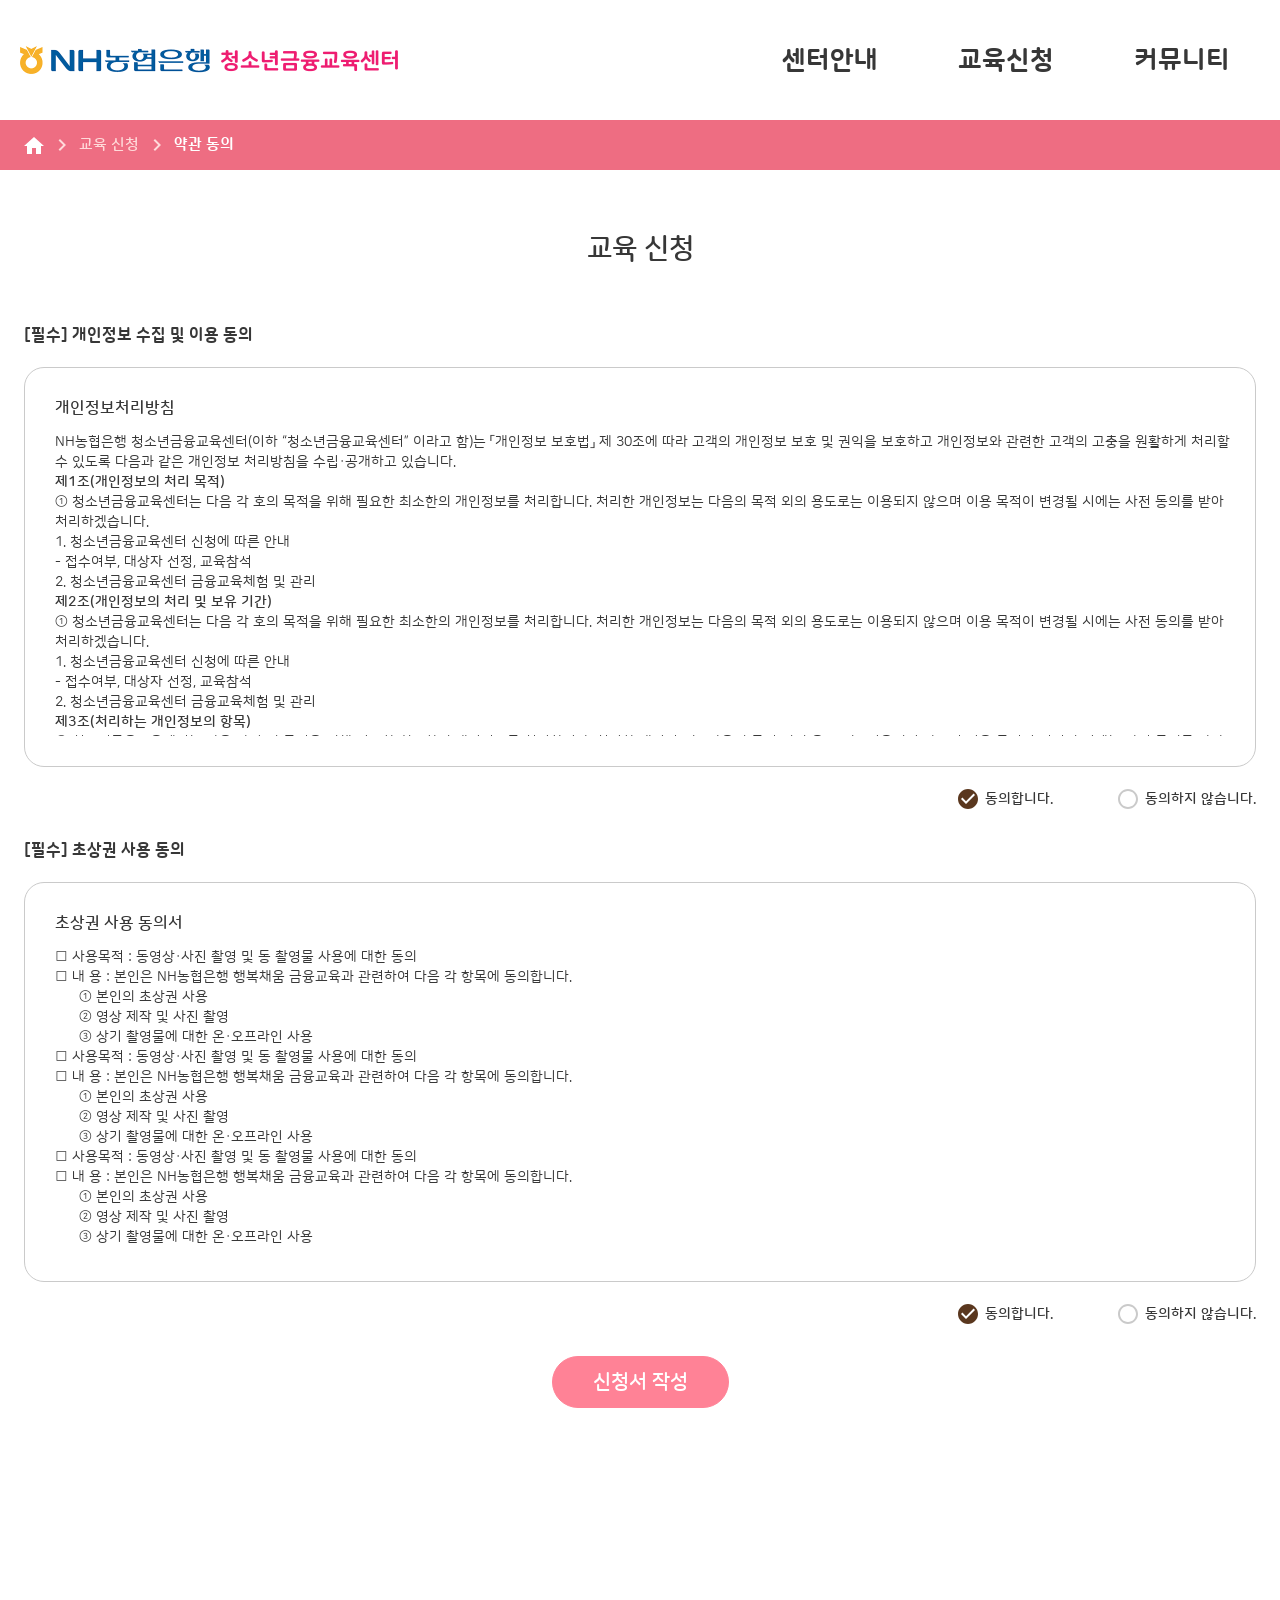
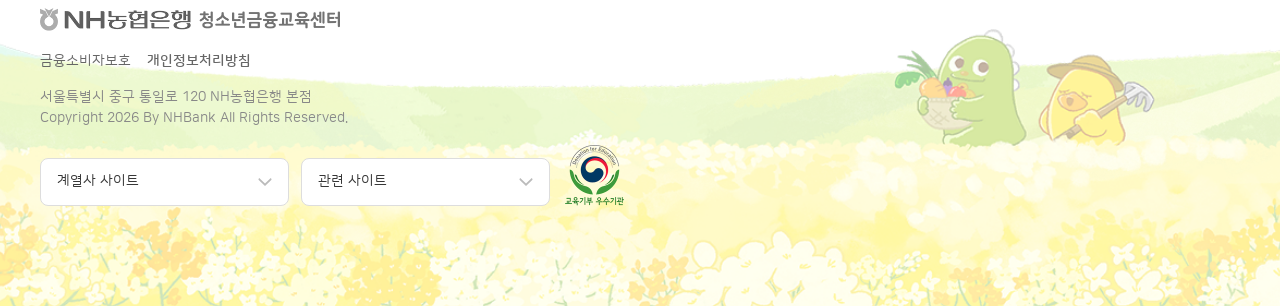
<file: US030302_agree.html>
<!DOCTYPE html>
<html lang="ko">
<head>
  <meta charset="UTF-8">
  <meta http-equiv="Content-Type" content="text/html; charset=UTF-8">
  <meta name="viewport" content="width=device-width, initial-scale=1.0">
  <link rel="icon" href="assets/images/page/simbol.png" type="image/png">
  <title>약관 동의 | NH 청소년 금융교육센터</title>
  <link rel="stylesheet" href="https://cdn.jsdelivr.net/npm/swiper@11/swiper-bundle.min.css">
  <link rel="stylesheet" href="assets/css/base.css">
  <link rel="stylesheet" href="assets/css/layout.css">
</head>
<body class="user-apply-page user-agree-page">
  <div class="wrap">
      <!-- Header -->
      <header class="header">
        <div class="header__inner">
          <h1 class="logo">
            <a href="/"><picture>
              <source media="(max-width: 1023px)" srcset="assets/images/page/m_logo.png">
              <img src="assets/images/page/logo.png" alt="NH 청소년금융교육센터" />
            </picture></a>
          </h1>
          <button type="button" class="header__menu-btn" id="menuBtn" aria-label="메뉴 열기" aria-expanded="false" aria-controls="headerNav">
            <img src="assets/images/common/icon_gnb_menu.svg" alt="" class="header__menu-icon header__menu-icon--open" width="24" height="24">
            <img src="assets/images/common/icon_gnb_close.svg" alt="" class="header__menu-icon header__menu-icon--close" width="24" height="24">
          </button>

          <nav class="gnb" id="headerNav" aria-label="주 메뉴">
            <ul class="gnb__list">
              <li class="gnb__item">
                <a href="#" class="gnb__link">센터안내</a>
                <div class="gnb__dropdown">
                  <div class="gnb__dropdown-inner">
                    <ul class="gnb__sub">
                      <li><a href="#">청소년 금융교육센터 안내</a></li>
                      <li><a href="#">홍보영상</a></li>
                      <li><a href="#">공지사항</a></li>
                      <li><a href="US020401_visit-list.html">오시는 길</a></li>
                    </ul>
                  </div>
                </div>
              </li>
              <li class="gnb__item is-expanded">
                <a href="#" class="gnb__link">교육신청</a>
                <div class="gnb__dropdown">
                  <div class="gnb__dropdown-inner">
                    <ul class="gnb__sub">
                      <li><a href="#">교육 커리큘럼 소개</a></li>
                      <li><a href="#">교육신청</a></li>
                      <li><a href="#">교육신청 내역</a></li>
                    </ul>
                  </div>
                </div>
              </li>
              <li class="gnb__item">
                <a href="#" class="gnb__link">커뮤니티</a>
                <div class="gnb__dropdown">
                  <div class="gnb__dropdown-inner">
                    <ul class="gnb__sub">
                      <li><a href="#">교육참가후기</a></li>
                      <li><a href="#">교육사진</a></li>
                      <li><a href="#">금융교육자료실</a></li>
                    </ul>
                  </div>
                </div>
              </li>
            </ul>
          </nav>
        </div>
      </header>

      <!-- Breadcrumb -->
      <div class="breadcrumb">
        <div class="breadcrumb__inner">
          <nav class="breadcrumb__nav" aria-label="현재 위치">
            <ol class="breadcrumb__list">
              <li class="breadcrumb__item">
                <a href="#" class="breadcrumb__home" aria-label="홈">
                  <svg xmlns="http://www.w3.org/2000/svg" width="20" height="17" viewBox="0 0 20 17" fill="none">
                    <path d="M8 17V11H12V17H17V9H20L10 0L0 9H3V17H8Z" fill="currentColor"/>
                  </svg>
                </a>
              </li>
              <li class="breadcrumb__item">교육 신청</li>
              <li class="breadcrumb__item is-current" aria-current="page">약관 동의</li>
            </ol>
          </nav>
        </div>
      </div>

      <!-- Body -->
      <div class="body">
        <!-- Sidebar -->
        <aside class="sidebar">
          <h2 class="sidebar__title">교육 신청</h2>
          <nav aria-label="서브 메뉴">
            <ul class="sidebar__list">
              <li class="sidebar__item">
                <a href="#">교육 커리큘럼 소개</a>
              </li>
              <li class="sidebar__item is-active">
                <a href="#">교육 신청</a>
              </li>
              <li class="sidebar__item">
                <a href="#">교육 신청 내역</a>
              </li>
            </ul>
          </nav>
        </aside>

        <!-- Main -->
        <main class="main">
          <div class="main__inner">
            <section class="agree" aria-labelledby="agreeTitle">
              <header class="sub-page-head">
                <h2 class="sub-page-head__title" id="agreeTitle">교육 신청</h2>
              </header>

              <!-- [필수] 개인정보 수집 및 이용 동의 -->
              <div class="agree__item">
                <h3 class="agree__label">[필수] 개인정보 수집 및 이용 동의</h3>
                <div class="agree__box" tabindex="0">
                  <div class="policy_wrap">
                    <h4 class="agree__box-title">개인정보처리방침</h4>
                    <p>NH농협은행 청소년금융교육센터(이하 “청소년금융교육센터” 이라고 함)는 「개인정보 보호법」 제 30조에 따라 고객의 개인정보 보호 및 권익을 보호하고 개인정보와 관련한 고객의 고충을 원활하게 처리할 수 있도록 다음과 같은 개인정보 처리방침을 수립·공개하고 있습니다.</p>
                    <p class="agree__box-sub">제1조(개인정보의 처리 목적)</p>
                    <p>① 청소년금융교육센터는 다음 각 호의 목적을 위해 필요한 최소한의 개인정보를 처리합니다. 처리한 개인정보는 다음의 목적 외의 용도로는 이용되지 않으며 이용 목적이 변경될 시에는 사전 동의를 받아 처리하겠습니다.</p>
                    <p>1. 청소년금융교육센터 신청에 따른 안내</p>
                    <p>- 접수여부, 대상자 선정, 교육참석</p>
                    <p>2. 청소년금융교육센터 금융교육체험 및 관리</p>
                    <p class="agree__box-sub">제2조(개인정보의 처리 및 보유 기간)</p>
                    <p>① 청소년금융교육센터는 다음 각 호의 목적을 위해 필요한 최소한의 개인정보를 처리합니다. 처리한 개인정보는 다음의 목적 외의 용도로는 이용되지 않으며 이용 목적이 변경될 시에는 사전 동의를 받아 처리하겠습니다.</p>
                    <p>1. 청소년금융교육센터 신청에 따른 안내</p>
                    <p>- 접수여부, 대상자 선정, 교육참석</p>
                    <p>2. 청소년금융교육센터 금융교육체험 및 관리</p>
                    <p class="agree__box-sub">제3조(처리하는 개인정보의 항목)</p>
                    <p>① 청소년금융교육센터는 다음 각 호의 목적을 위해 필요한 최소한의 개인정보를 처리합니다. 처리한 개인정보는 다음의 목적 외의 용도로는 이용되지 않으며 이용 목적이 변경될 시에는 사전 동의를 받아 처리하겠습니다.</p>
                    <p>1. 청소년금융교육센터 신청에 따른 안내</p>
                    <p>- 접수여부, 대상자 선정, 교육참석</p>
                    <p>2. 청소년금융교육센터 금융교육체험 및 관리</p>
                  </div>
                </div>
                <div class="agree__radios" role="radiogroup" aria-label="개인정보 수집 및 이용 동의">
                  <label class="radio">
                    <input type="radio" name="agreePrivacy" value="agree" checked>
                    <span class="radio__icon" aria-hidden="true"></span>
                    <span class="radio__text">동의합니다.</span>
                  </label>
                  <label class="radio">
                    <input type="radio" name="agreePrivacy" value="disagree">
                    <span class="radio__icon" aria-hidden="true"></span>
                    <span class="radio__text">동의하지 않습니다.</span>
                  </label>
                </div>
              </div>

              <!-- [필수] 초상권 사용 동의 -->
              <div class="agree__item">
                <h3 class="agree__label">[필수] 초상권 사용 동의</h3>
                <div class="agree__box" tabindex="0">
                  <div class="policy_wrap">
                    <h4 class="agree__box-title">초상권 사용 동의서</h4>
                    <p>□ 사용목적 : 동영상·사진 촬영 및 동 촬영물 사용에 대한 동의</p>
                    <p>□ 내 용 : 본인은 NH농협은행 행복채움 금융교육과 관련하여 다음 각 항목에 동의합니다.</p>
                    <p class="agree__box-indent">① 본인의 초상권 사용</p>
                    <p class="agree__box-indent">② 영상 제작 및 사진 촬영</p>
                    <p class="agree__box-indent">③ 상기 촬영물에 대한 온·오프라인 사용</p>
                    <p>□ 사용목적 : 동영상·사진 촬영 및 동 촬영물 사용에 대한 동의</p>
                    <p>□ 내 용 : 본인은 NH농협은행 행복채움 금융교육과 관련하여 다음 각 항목에 동의합니다.</p>
                    <p class="agree__box-indent">① 본인의 초상권 사용</p>
                    <p class="agree__box-indent">② 영상 제작 및 사진 촬영</p>
                    <p class="agree__box-indent">③ 상기 촬영물에 대한 온·오프라인 사용</p>
                    <p>□ 사용목적 : 동영상·사진 촬영 및 동 촬영물 사용에 대한 동의</p>
                    <p>□ 내 용 : 본인은 NH농협은행 행복채움 금융교육과 관련하여 다음 각 항목에 동의합니다.</p>
                    <p class="agree__box-indent">① 본인의 초상권 사용</p>
                    <p class="agree__box-indent">② 영상 제작 및 사진 촬영</p>
                    <p class="agree__box-indent">③ 상기 촬영물에 대한 온·오프라인 사용</p>
                  </div>
                </div>
                <div class="agree__radios" role="radiogroup" aria-label="초상권 사용 동의">
                  <label class="radio">
                    <input type="radio" name="agreePortrait" value="agree" checked>
                    <span class="radio__icon" aria-hidden="true"></span>
                    <span class="radio__text">동의합니다.</span>
                  </label>
                  <label class="radio">
                    <input type="radio" name="agreePortrait" value="disagree">
                    <span class="radio__icon" aria-hidden="true"></span>
                    <span class="radio__text">동의하지 않습니다.</span>
                  </label>
                </div>
              </div>

              <div class="agree__actions">
                <a href="US030303_apply-info.html" class="btn btn--submit">신청서 작성</a>
              </div>
            </section>
          </div>
        </main>
      </div>
    </div>

  <!-- Footer -->
  <footer class="footer">
    <div class="footer__inner">
      <div class="footer__top">
        <img src="assets/images/page/footer_logo.png" alt="" class="footer__logo">
      </div>
      <nav class="footer__links">
        <a href="#">금융소비자보호</a>
        <a href="#" class="bold-link">개인정보처리방침</a>
      </nav>
      <p class="footer__address">서울특별시 중구 통일로 120 NH농협은행 본점</p>
      <p class="footer__copy">Copyright 2026 By NHBank All Rights Reserved.</p>
      <div class="footer__selects">
        <select>
          <option>계열사 사이트</option>
        </select>
        <select>
          <option>관련 사이트</option>
        </select>
        <img src="assets/images/page/footer_mark.png" alt="" class="footer__badge">
      </div>
    </div>
  </footer>

  <script src="https://code.jquery.com/jquery-3.7.1.min.js"></script>
  <script src="https://cdn.jsdelivr.net/npm/swiper@11/swiper-bundle.min.js"></script>
  <script src="assets/js/main.js"></script>
</body>
</html>
</file>
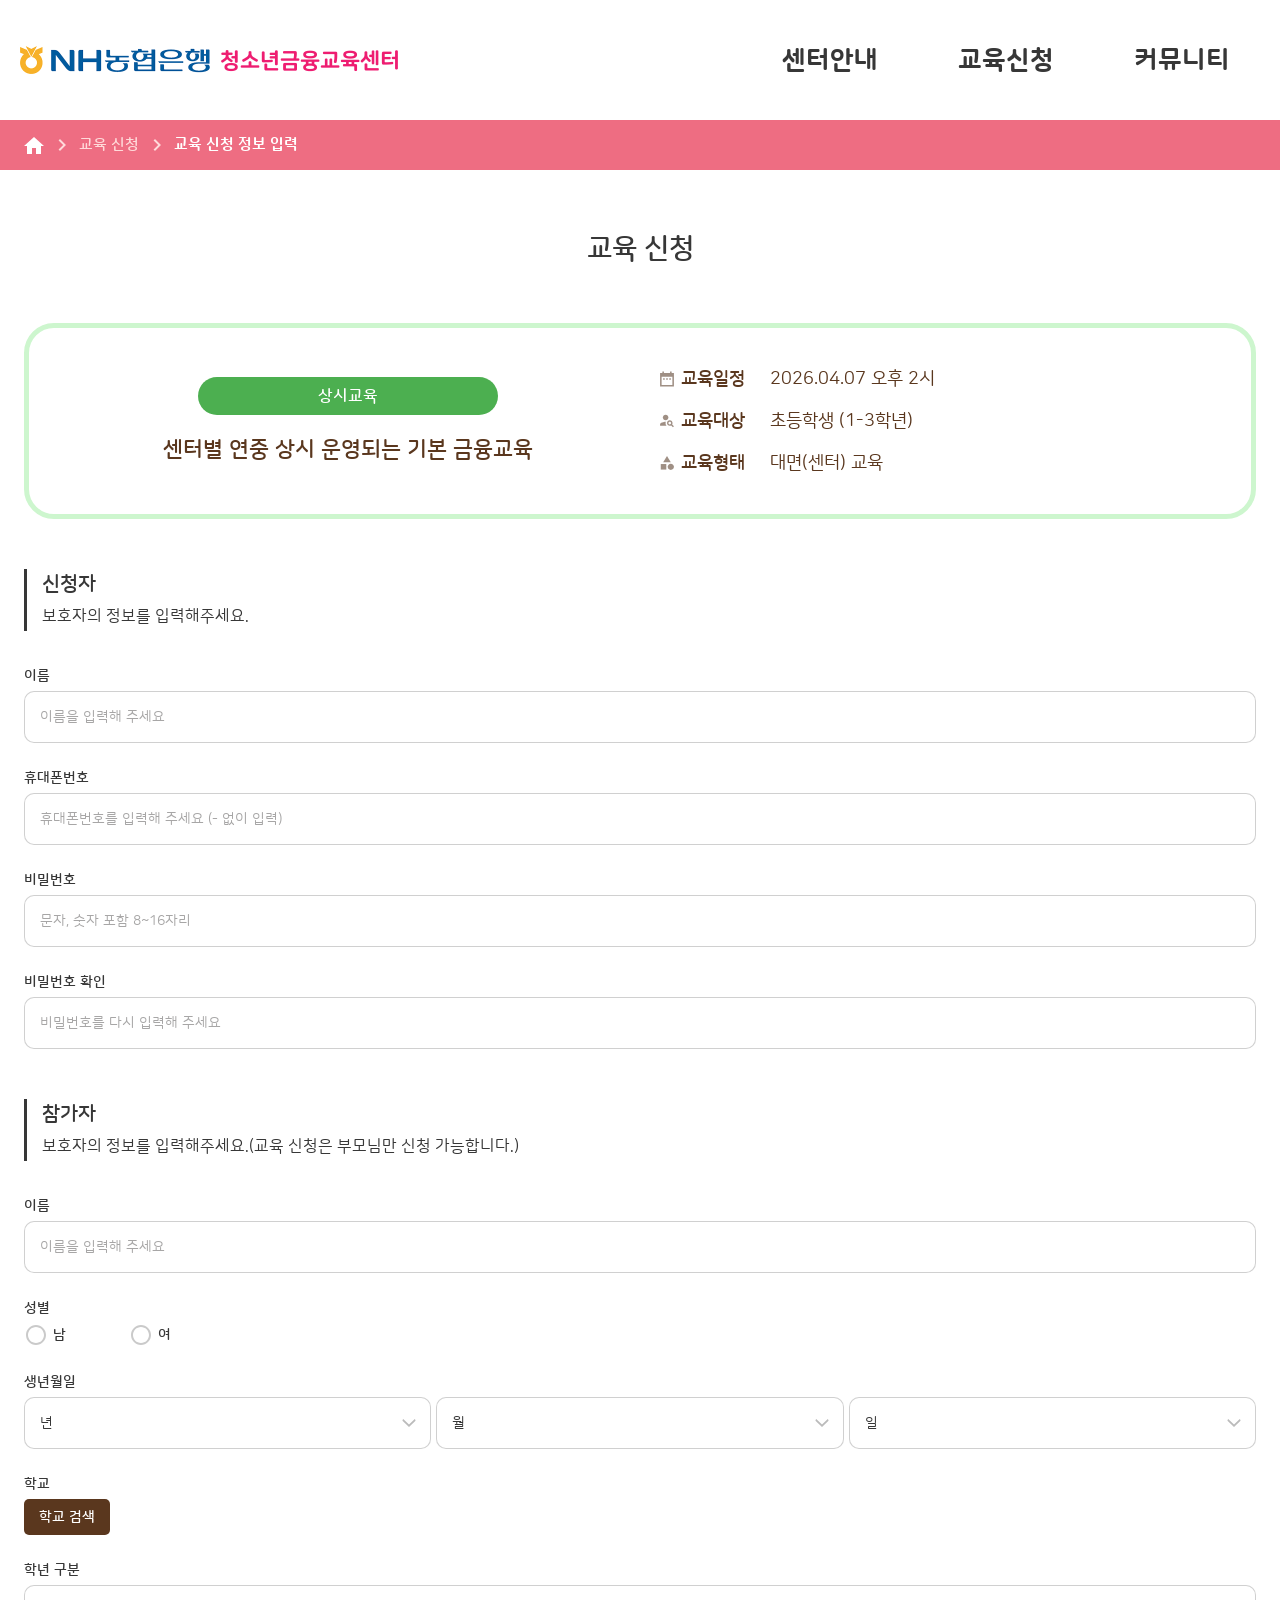
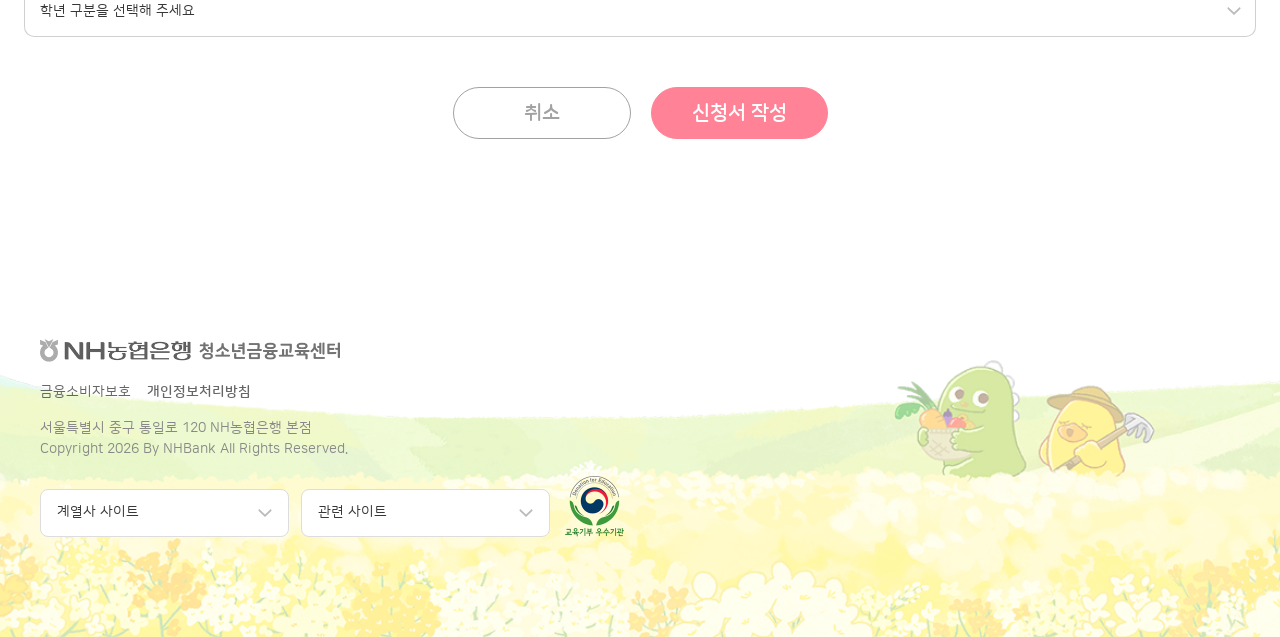
<file: US030303_apply-info.html>
<!DOCTYPE html>
<html lang="ko">
<head>
  <meta charset="UTF-8">
  <meta http-equiv="Content-Type" content="text/html; charset=UTF-8">
  <meta name="viewport" content="width=device-width, initial-scale=1.0">
  <link rel="icon" href="assets/images/page/simbol.png" type="image/png">
  <title>교육신청정보 입력 | NH 청소년 금융교육센터</title>
  <link rel="stylesheet" href="https://cdn.jsdelivr.net/npm/swiper@11/swiper-bundle.min.css">
  <link rel="stylesheet" href="assets/css/base.css">
  <link rel="stylesheet" href="assets/css/layout.css">
</head>
<body class="user-apply-page user-apply-info-page">
  <div class="wrap">
      <!-- Header -->
      <header class="header">
        <div class="header__inner">
          <h1 class="logo">
            <a href="/"><picture>
              <source media="(max-width: 1023px)" srcset="assets/images/page/m_logo.png">
              <img src="assets/images/page/logo.png" alt="NH 청소년금융교육센터" />
            </picture></a>
          </h1>
          <button type="button" class="header__menu-btn" id="menuBtn" aria-label="메뉴 열기" aria-expanded="false" aria-controls="headerNav">
            <img src="assets/images/common/icon_gnb_menu.svg" alt="" class="header__menu-icon header__menu-icon--open" width="24" height="24">
            <img src="assets/images/common/icon_gnb_close.svg" alt="" class="header__menu-icon header__menu-icon--close" width="24" height="24">
          </button>

          <nav class="gnb" id="headerNav" aria-label="주 메뉴">
            <ul class="gnb__list">
              <li class="gnb__item">
                <a href="#" class="gnb__link">센터안내</a>
                <div class="gnb__dropdown">
                  <div class="gnb__dropdown-inner">
                    <ul class="gnb__sub">
                      <li><a href="#">청소년 금융교육센터 안내</a></li>
                      <li><a href="#">홍보영상</a></li>
                      <li><a href="#">공지사항</a></li>
                      <li><a href="US020401_visit-list.html">오시는 길</a></li>
                    </ul>
                  </div>
                </div>
              </li>
              <li class="gnb__item is-expanded">
                <a href="#" class="gnb__link">교육신청</a>
                <div class="gnb__dropdown">
                  <div class="gnb__dropdown-inner">
                    <ul class="gnb__sub">
                      <li><a href="#">교육 커리큘럼 소개</a></li>
                      <li><a href="#">교육신청</a></li>
                      <li><a href="#">교육신청 내역</a></li>
                    </ul>
                  </div>
                </div>
              </li>
              <li class="gnb__item">
                <a href="#" class="gnb__link">커뮤니티</a>
                <div class="gnb__dropdown">
                  <div class="gnb__dropdown-inner">
                    <ul class="gnb__sub">
                      <li><a href="#">교육참가후기</a></li>
                      <li><a href="#">교육사진</a></li>
                      <li><a href="#">금융교육자료실</a></li>
                    </ul>
                  </div>
                </div>
              </li>
            </ul>
          </nav>
        </div>
      </header>

      <!-- Breadcrumb -->
      <div class="breadcrumb">
        <div class="breadcrumb__inner">
          <nav class="breadcrumb__nav" aria-label="현재 위치">
            <ol class="breadcrumb__list">
              <li class="breadcrumb__item">
                <a href="#" class="breadcrumb__home" aria-label="홈">
                  <svg xmlns="http://www.w3.org/2000/svg" width="20" height="17" viewBox="0 0 20 17" fill="none">
                    <path d="M8 17V11H12V17H17V9H20L10 0L0 9H3V17H8Z" fill="currentColor"/>
                  </svg>
                </a>
              </li>
              <li class="breadcrumb__item">교육 신청</li>
              <li class="breadcrumb__item is-current" aria-current="page">교육 신청 정보 입력</li>
            </ol>
          </nav>
        </div>
      </div>

      <!-- Body -->
      <div class="body">
        <!-- Sidebar -->
        <aside class="sidebar">
          <h2 class="sidebar__title">교육 신청</h2>
          <nav aria-label="서브 메뉴">
            <ul class="sidebar__list">
              <li class="sidebar__item">
                <a href="#">교육 커리큘럼 소개</a>
              </li>
              <li class="sidebar__item is-active">
                <a href="#">교육 신청</a>
              </li>
              <li class="sidebar__item">
                <a href="#">교육 신청 내역</a>
              </li>
            </ul>
          </nav>
        </aside>

        <!-- Main -->
        <main class="main">
          <div class="main__inner">
            <section class="apply-info" aria-labelledby="applyInfoTitle">
              <header class="sub-page-head">
                <h2 class="sub-page-head__title" id="applyInfoTitle">교육 신청</h2>
              </header>

              <!-- 교육 요약 카드 -->
              <div class="apply-summary">
                <article class="edu-card edu-card--green">
                  <div class="edu-card__head">
                    <span class="edu-card__badge">상시교육</span>
                    <h3 class="edu-card__title">센터별 연중 상시 운영되는 기본 금융교육</h3>
                  </div>
                  <div class="edu-card__info">
                    <div class="edu-card__meta">
                      <div class="edu-card__meta-row">
                        <span class="edu-card__meta-label">
                          <img src="assets/images/page/DateRangeSharp.svg" alt="" width="18" height="18">
                          교육일정
                        </span>
                        <span class="edu-card__meta-value">2026.04.07 오후 2시</span>
                      </div>
                      <div class="edu-card__meta-row">
                        <span class="edu-card__meta-label">
                          <img src="assets/images/page/PersonSearchSharp.svg" alt="" width="18" height="18">
                          교육대상
                        </span>
                        <span class="edu-card__meta-value">초등학생 (1-3학년)</span>
                      </div>
                      <div class="edu-card__meta-row">
                        <span class="edu-card__meta-label">
                          <img src="assets/images/page/CategorySharp.svg" alt="" width="18" height="18">
                          교육형태
                        </span>
                        <span class="edu-card__meta-value">대면(센터) 교육</span>
                      </div>
                    </div>
                  </div>
                </article>
              </div>

              <form id="applyInfoForm" class="apply-info__form" novalidate>
                <!-- 신청자 정보 -->
                <div class="form-section">
                  <div class="form-section__head">
                    <h3 class="form-section__title">신청자</h3>
                    <p class="form-section__desc">보호자의 정보를 입력해주세요.</p>
                  </div>
                  <div class="form-section__fields">
                    <div class="form-field" data-field="applicantName">
                      <label class="form-field__label" for="applicantName">이름</label>
                      <input type="text" class="input-text" id="applicantName" name="applicantName" placeholder="이름을 입력해 주세요" autocomplete="name">
                      <p class="form-field__error" role="alert"></p>
                    </div>
                    <div class="form-field" data-field="applicantPhone">
                      <label class="form-field__label" for="applicantPhone">휴대폰번호</label>
                      <input type="tel" class="input-text" id="applicantPhone" name="applicantPhone" placeholder="휴대폰번호를 입력해 주세요 (- 없이 입력)" inputmode="numeric" autocomplete="tel">
                      <p class="form-field__error" role="alert"></p>
                    </div>
                    <div class="form-field" data-field="applicantPassword">
                      <label class="form-field__label" for="applicantPassword">비밀번호</label>
                      <input type="password" class="input-text" id="applicantPassword" name="applicantPassword" placeholder="문자, 숫자 포함 8~16자리" autocomplete="new-password">
                      <p class="form-field__error" role="alert"></p>
                    </div>
                    <div class="form-field" data-field="applicantPasswordConfirm">
                      <label class="form-field__label" for="applicantPasswordConfirm">비밀번호 확인</label>
                      <input type="password" class="input-text" id="applicantPasswordConfirm" name="applicantPasswordConfirm" placeholder="비밀번호를 다시 입력해 주세요" autocomplete="new-password">
                      <p class="form-field__error" role="alert"></p>
                    </div>
                  </div>
                </div>

                <!-- 참가자 정보 -->
                <div class="form-section">
                  <div class="form-section__head">
                    <h3 class="form-section__title">참가자</h3>
                    <p class="form-section__desc">보호자의 정보를 입력해주세요.(교육 신청은 부모님만 신청 가능합니다.)</p>
                  </div>
                  <div class="form-section__fields">
                    <div class="form-field" data-field="participantName">
                      <label class="form-field__label" for="participantName">이름</label>
                      <input type="text" class="input-text" id="participantName" name="participantName" placeholder="이름을 입력해 주세요">
                      <p class="form-field__error" role="alert"></p>
                    </div>
                    <div class="form-field" data-field="participantGender">
                      <span class="form-field__label" id="participantGenderLabel">성별</span>
                      <div class="form-radios" role="radiogroup" aria-labelledby="participantGenderLabel">
                        <label class="radio">
                          <input type="radio" name="participantGender" value="male">
                          <span class="radio__icon" aria-hidden="true"></span>
                          <span class="radio__text">남</span>
                        </label>
                        <label class="radio">
                          <input type="radio" name="participantGender" value="female">
                          <span class="radio__icon" aria-hidden="true"></span>
                          <span class="radio__text">여</span>
                        </label>
                      </div>
                      <p class="form-field__error" role="alert"></p>
                    </div>
                    <div class="form-field" data-field="birthDate">
                      <span class="form-field__label" id="birthDateLabel">생년월일</span>
                      <div class="form-birth" role="group" aria-labelledby="birthDateLabel">
                        <div class="form-select">
                          <select id="birthYear" name="birthYear" aria-label="출생년">
                            <option value="">년</option>
                          </select>
                        </div>
                        <div class="form-select">
                          <select id="birthMonth" name="birthMonth" aria-label="출생월">
                            <option value="">월</option>
                          </select>
                        </div>
                        <div class="form-select">
                          <select id="birthDay" name="birthDay" aria-label="출생일">
                            <option value="">일</option>
                          </select>
                        </div>
                      </div>
                      <p class="form-field__error" role="alert"></p>
                    </div>
                    <div class="form-field" data-field="school">
                      <span class="form-field__label" id="schoolLabel">학교</span>
                      <div class="form-school">
                        <span class="form-school__name" id="schoolName"></span>
                        <button type="button" class="btn btn--search" id="schoolSearchBtn">학교 검색</button>
                      </div>
                      <input type="hidden" id="schoolValue" name="schoolValue" value="">
                      <p class="form-field__error" role="alert"></p>
                    </div>
                    <div class="form-field" data-field="gradeLevel">
                      <label class="form-field__label" for="gradeLevel">학년 구분</label>
                      <div class="form-select">
                        <select id="gradeLevel" name="gradeLevel">
                          <option value="">학년 구분을 선택해 주세요</option>
                          <option value="elementary">초등학생</option>
                          <option value="middle">중학생</option>
                          <option value="high">고등학생</option>
                        </select>
                      </div>
                      <p class="form-field__error" role="alert"></p>
                    </div>
                  </div>
                </div>

                <div class="apply-info__actions">
                  <button type="button" class="btn btn--cancel" id="applyCancelBtn">취소</button>
                  <button type="submit" class="btn btn--submit">신청서 작성</button>
                </div>
              </form>
            </section>
          </div>
        </main>
      </div>
    </div>

  <!-- Footer -->
  <footer class="footer">
    <div class="footer__inner">
      <div class="footer__top">
        <img src="assets/images/page/footer_logo.png" alt="" class="footer__logo">
      </div>
      <nav class="footer__links">
        <a href="#">금융소비자보호</a>
        <a href="#" class="bold-link">개인정보처리방침</a>
      </nav>
      <p class="footer__address">서울특별시 중구 통일로 120 NH농협은행 본점</p>
      <p class="footer__copy">Copyright 2026 By NHBank All Rights Reserved.</p>
      <div class="footer__selects">
        <select>
          <option>계열사 사이트</option>
        </select>
        <select>
          <option>관련 사이트</option>
        </select>
        <img src="assets/images/page/footer_mark.png" alt="" class="footer__badge">
      </div>
    </div>
  </footer>

  <script src="https://code.jquery.com/jquery-3.7.1.min.js"></script>
  <script src="https://cdn.jsdelivr.net/npm/swiper@11/swiper-bundle.min.js"></script>
  <script src="assets/js/main.js"></script>
  <script>
    (function ($) {
      var MSG = {
        nameRequired: '이름을 입력해 주세요',
        phoneRequired: '휴대폰번호를 입력해 주세요',
        phoneInvalid: '올바른 휴대폰번호를 입력해 주세요',
        passwordRequired: '비밀번호를 입력해 주세요',
        passwordInvalid: '비밀번호 형식을 확인해 주세요',
        passwordConfirmRequired: '비밀번호를 입력해 주세요',
        passwordMismatch: '비밀번호가 일치하지 않습니다',
        birthRequired: '생년월일을 입력해 주세요',
        birthInvalid: '올바른 생년월일을 입력해 주세요',
        gradeRequired: '학년 구분을 선택해 주세요',
        genderRequired: '성별을 선택해 주세요',
        schoolRequired: '학교를 선택해 주세요',
        schoolSearchRequired: '학교를 검색 후 선택해 주세요'
      };

      var schoolSearchOpened = false;

      function getField(name) {
        return $('[data-field="' + name + '"]');
      }

      function setError(name, message) {
        getField(name).addClass('is-error').find('.form-field__error').text(message);
      }

      function clearError(name) {
        getField(name).removeClass('is-error').find('.form-field__error').text('');
      }

      function clearAllErrors() {
        $('.form-field').removeClass('is-error').find('.form-field__error').text('');
      }

      function onlyDigits(value) {
        return (value || '').replace(/\D/g, '');
      }

      function validateName(value) {
        if (!$.trim(value)) return MSG.nameRequired;
        return '';
      }

      function validatePhone(value) {
        var digits = onlyDigits(value);
        if (!digits) return MSG.phoneRequired;
        if (!/^\d{10,11}$/.test(digits)) return MSG.phoneInvalid;
        return '';
      }

      function validatePassword(value) {
        if (!$.trim(value)) return MSG.passwordRequired;
        if (!/^(?=.*[A-Za-z])(?=.*\d)[A-Za-z\d!@#$%^&*()_+\-=[\]{};':"\\|,.<>/?]{8,16}$/.test(value)) {
          return MSG.passwordInvalid;
        }
        return '';
      }

      function validatePasswordConfirm(password, confirm) {
        if (!$.trim(confirm)) return MSG.passwordConfirmRequired;
        if (password !== confirm) return MSG.passwordMismatch;
        return '';
      }

      function isValidDate(y, m, d) {
        var year = parseInt(y, 10);
        var month = parseInt(m, 10);
        var day = parseInt(d, 10);
        var date = new Date(year, month - 1, day);
        if (date.getFullYear() !== year || date.getMonth() !== month - 1 || date.getDate() !== day) {
          return false;
        }
        var today = new Date();
        today.setHours(0, 0, 0, 0);
        return date <= today;
      }

      function validateBirthDate() {
        var year = $('#birthYear').val();
        var month = $('#birthMonth').val();
        var day = $('#birthDay').val();
        if (!year || !month || !day) return MSG.birthRequired;
        var ymd = year + String(month).padStart(2, '0') + String(day).padStart(2, '0');
        if (!/^\d{8}$/.test(ymd) || !isValidDate(year, month, day)) return MSG.birthInvalid;
        return '';
      }

      function validateGender() {
        if (!$('input[name="participantGender"]:checked').length) return MSG.genderRequired;
        return '';
      }

      function validateGrade() {
        if (!$('#gradeLevel').val()) return MSG.gradeRequired;
        return '';
      }

      function validateSchool() {
        var schoolValue = $('#schoolValue').val();
        if (schoolValue) return '';
        if (schoolSearchOpened) return MSG.schoolSearchRequired;
        return MSG.schoolRequired;
      }

      function validateField(name) {
        var error = '';
        switch (name) {
          case 'applicantName':
            error = validateName($('#applicantName').val());
            break;
          case 'applicantPhone':
            error = validatePhone($('#applicantPhone').val());
            break;
          case 'applicantPassword':
            error = validatePassword($('#applicantPassword').val());
            break;
          case 'applicantPasswordConfirm':
            error = validatePasswordConfirm($('#applicantPassword').val(), $('#applicantPasswordConfirm').val());
            break;
          case 'participantName':
            error = validateName($('#participantName').val());
            break;
          case 'participantGender':
            error = validateGender();
            break;
          case 'birthDate':
            error = validateBirthDate();
            break;
          case 'school':
            error = validateSchool();
            break;
          case 'gradeLevel':
            error = validateGrade();
            break;
        }
        if (error) setError(name, error);
        else clearError(name);
        return !error;
      }

      function validateForm() {
        var fields = [
          'applicantName', 'applicantPhone', 'applicantPassword', 'applicantPasswordConfirm',
          'participantName', 'participantGender', 'birthDate', 'school', 'gradeLevel'
        ];
        var isValid = true;
        fields.forEach(function (name) {
          if (!validateField(name)) isValid = false;
        });
        return isValid;
      }

      function initBirthSelects() {
        var currentYear = new Date().getFullYear();
        var $year = $('#birthYear');
        var $month = $('#birthMonth');
        var $day = $('#birthDay');

        for (var y = currentYear; y >= currentYear - 20; y--) {
          $year.append('<option value="' + y + '">' + y + '년</option>');
        }
        for (var m = 1; m <= 12; m++) {
          $month.append('<option value="' + m + '">' + m + '월</option>');
        }
        for (var d = 1; d <= 31; d++) {
          $day.append('<option value="' + d + '">' + d + '일</option>');
        }
      }

      function selectSchool(name, value) {
        $('#schoolName').text(name);
        $('#schoolValue').val(value || name);
        clearError('school');
      }

      initBirthSelects();

      $('#applyInfoForm').on('submit', function (e) {
        e.preventDefault();
        clearAllErrors();
        if (validateForm()) {
          alert('신청서 작성이 완료되었습니다.');
        } else {
          var $firstError = $('.form-field.is-error').first();
          if ($firstError.length) {
            $('html, body').animate({ scrollTop: $firstError.offset().top - 120 }, 300);
          }
        }
      });

      $('#applyInfoForm').on('blur', '.input-text', function () {
        validateField($(this).closest('.form-field').data('field'));
      });

      $('#applyInfoForm').on('change', 'select, input[type="radio"]', function () {
        var $field = $(this).closest('.form-field');
        if ($field.length) validateField($field.data('field'));
      });

      $('#birthYear, #birthMonth, #birthDay').on('change', function () {
        validateField('birthDate');
      });

      $('#schoolSearchBtn').on('click', function () {
        schoolSearchOpened = true;
        /* CO010101 학교 검색 팝업 연동 예정 — 퍼블리싱 데모용 선택 처리 */
        selectSchool('창천초등학교', 'school-001');
      });

      $('#applyCancelBtn').on('click', function () {
        if (confirm('작성 중인 내용이 저장되지 않습니다. 이전 페이지로 이동하시겠습니까?')) {
          location.href = 'US030302_agree.html';
        }
      });

      /* Figma 에러 상태 확인용: 휴대폰번호 blur 시 형식 검증 */
      $('#applicantPhone').on('input', function () {
        if (getField('applicantPhone').hasClass('is-error')) {
          validateField('applicantPhone');
        }
      });
    })(jQuery);
  </script>
</body>
</html>
</file>
<file: assets/css/base.css>
@charset "utf-8";

@import url("../fonts/nanumsquareround.css");

/* ==========================================================================
   Reset + Base — NH 청소년금융교육센터 사용자
   ========================================================================== */

/* --- Reset --- */
*,
*::before,
*::after {
  box-sizing: border-box;
}

* {
  margin: 0;
  padding: 0;
}

html {
  -webkit-text-size-adjust: 100%;
  text-size-adjust: 100%;
  -webkit-font-smoothing: antialiased;
  -moz-osx-font-smoothing: grayscale;
}

body {
  min-height: 100vh;
  line-height: 1.5;
  word-break: keep-all;
  overflow-wrap: break-word;
}

img,
picture,
video,
canvas,
svg {
  display: block;
  max-width: 100%;
  height: auto;
}

input,
button,
textarea,
select {
  font: inherit;
  color: inherit;
  letter-spacing: inherit;
}

button {
  cursor: pointer;
  background: none;
  border: none;
}

button:disabled {
  cursor: not-allowed;
}

a {
  color: inherit;
  text-decoration: none;
}

ul,
ol {
  list-style: none;
}

table {
  border-collapse: collapse;
  border-spacing: 0;
}

th {
  font-weight: inherit;
  text-align: inherit;
}

fieldset {
  min-width: 0;
  border: 0;
}

legend {
  padding: 0;
}

textarea {
  resize: vertical;
}

input[type="search"]::-webkit-search-decoration,
input[type="search"]::-webkit-search-cancel-button {
  -webkit-appearance: none;
}

input[type="number"]::-webkit-inner-spin-button,
input[type="number"]::-webkit-outer-spin-button {
  -webkit-appearance: none;
  margin: 0;
}

input[type="number"] {
  -moz-appearance: textfield;
  appearance: textfield;
}

address,
em,
i {
  font-style: normal;
}

strong,
b {
  font-weight: inherit;
}

hr {
  border: 0;
  height: 0;
}

[hidden] {
  display: none !important;
}

@media (prefers-reduced-motion: reduce) {
  *,
  *::before,
  *::after {
    animation-duration: 0.01ms !important;
    animation-iteration-count: 1 !important;
    transition-duration: 0.01ms !important;
    scroll-behavior: auto !important;
  }
}

/* --- Base --- */
:root {
  /* Brand */
  --color-primary: #5a371e;
  --color-primary-hover: #6a4d3b;
  --color-accent: #FF8296;

  /* Neutral */
  --color-white: #fff;
  --color-bg: #f5f5f5;
  --color-border: #ddd;
  --color-border-light: #eee;
  --color-text: #373737;
  --color-text-muted: #666;
  --color-text-light: #999;
  --color-placeholder: #a7a6a6;
  --color-input-border: rgba(202, 202, 202, 0.87);
  --color-error: #f24763;

  /* --------------------------------------------------------------------------
     교육 카드 컬러 팔레트 (Figma) — 단일 소스
     메인(index)·지역센터 교육리스트(US030301) 카드가 공통으로 참조한다.
     어드민에서 컬러를 선택하면 동일한 컬러 키(green/teal/...)로 양쪽이 매칭된다.
       *-badge    : 배지 배경색(주 컬러)
       *-border   : 카드 테두리 / 신청 버튼 배경(연한 톤)
       *-btn-text : 신청 버튼 글자색
     -------------------------------------------------------------------------- */
  --edu-green-badge: #4caf50;   --edu-green-border: #cdf6ce;   --edu-green-btn-text: #377d3a;
  --edu-teal-badge: #04c0a7;    --edu-teal-border: #baede6;    --edu-teal-btn-text: #008b79;
  --edu-blue-badge: #2f6bff;    --edu-blue-border: #c9d9ff;    --edu-blue-btn-text: #2356d5;
  --edu-yellow-badge: #ffc000;  --edu-yellow-border: #ffe9a5;  --edu-yellow-btn-text: #a68421;
  --edu-orange-badge: #ff8a00;  --edu-orange-border: #ffd6a5;  --edu-orange-btn-text: #844800;
  --edu-gray-badge: #ac9595;    --edu-gray-border: #ede4e4;    --edu-gray-btn-text: #605353;
  --edu-purple-badge: #7b61ff;  --edu-purple-border: #dad3ff;  --edu-purple-btn-text: #4f3ea4;
  --edu-pink-badge: #ff8ad8;    --edu-pink-border: #ffe4f6;    --edu-pink-btn-text: #8e3a72;
  --edu-red-badge: #e53935;     --edu-red-border: #ffe4e3;     --edu-red-btn-text: #8d2825;
  --edu-navy-badge: #1565c0;    --edu-navy-border: #c3dcf9;    --edu-navy-btn-text: #0e3c70;
  --edu-skyblue-badge: #29b6f6; --edu-skyblue-border: #a7e3ff; --edu-skyblue-btn-text: #1c7197;
  --edu-lime-badge: #8bc34a;    --edu-lime-border: #e9fbd3;    --edu-lime-btn-text: #54772b;
  --edu-brown-badge: #795548;   --edu-brown-border: #d7d2d0;   --edu-brown-btn-text: #51342a;
  --edu-coral-badge: #ff6b6b;   --edu-coral-border: #ffdada;   --edu-coral-btn-text: #d25252;
  --edu-olive-badge: #9e9d24;   --edu-olive-border: #efefc2;   --edu-olive-btn-text: #78771b;

  /* 일정 없음(empty) 카드 */
  --edu-empty-border: #e4e4e4;
  --edu-empty-text: #a7a6a6;
  --edu-empty-btn: #f6f6f6;
  --edu-empty-btn-text: #aaa;

  /* Layout */
  --header-height: 120px;
  --breadcrumb-height: 50px;
  --sidebar-width: 250px;

  /* Typography */
  --font-family: "NanumSquareRound", "Malgun Gothic", sans-serif;
  --font-size-base: 14px;
  --line-height-base: 1.5;
}

html {
  font-size: var(--font-size-base);
}

body {
  font-family: var(--font-family);
  font-size: 1rem;
  line-height: var(--line-height-base);
  color: var(--color-text);
  background-color: var(--color-white);
}

button,
input,
textarea,
select {
  font-family: inherit;
}

:focus-visible {
  outline: 2px solid var(--color-primary);
  outline-offset: 2px;
}

:focus:not(:focus-visible) {
  outline: none;
}

.sr-only {
  position: absolute;
  width: 1px;
  height: 1px;
  padding: 0;
  margin: -1px;
  overflow: hidden;
  clip: rect(0, 0, 0, 0);
  white-space: nowrap;
  border: 0;
}

/* 공통 스크롤바 — 스크롤 영역에 .scrollbar 클래스 추가 */
.scrollbar {
  scrollbar-width: thin;
  scrollbar-color: #cacaca rgba(202, 202, 202, 0.2);
}

::-webkit-scrollbar {
  width: 5px;
}

::-webkit-scrollbar-thumb {
  background: #cacaca;
  border-radius: 5px;
}

::-webkit-scrollbar-track {
  
}
</file>
<file: assets/css/layout.css>
@charset "utf-8";

/* ==========================================================================
   Layout — 사용자 공통 레이아웃·컴포넌트·페이지
   ========================================================================== */

/* --------------------------------------------------------------------------
   Page Layout
   -------------------------------------------------------------------------- */
.wrap {
  min-height: calc(100vh - 540px);
  display: flex;
  flex-direction: column;
  background-color: var(--color-white);
}

.body {
  display: flex;
  flex: 1;
  min-height: 0;
  max-width: 1400px;
  margin: 0 auto;
  width: 100%;
}

.main {
  flex: 1;
  min-width: 0;
  background-color: var(--color-white);
}

.main__inner {
  padding: 40px 40px 80px;
  max-width: calc(var(--content-max-width) + 80px);
}

/* --------------------------------------------------------------------------
   Header
   -------------------------------------------------------------------------- */
.header {
  position: fixed;
  top: 0;
  left: 0;
  right: 0;
  width: 100%;
  z-index: 200;
  height: var(--header-height);
  background-color: var(--color-white);
  flex-shrink: 0;
  overflow: visible;
}

.header.is-scrolled {
  box-shadow: 6px -4px 11px rgba(0, 0, 0, 0.5);
}

body {
  padding-top: var(--header-height);
}

.header__inner {
  display: flex;
  align-items: center;
  justify-content: space-between;
  height: 100%;
  padding: 0 20px;
  max-width: 1440px;
  margin: 0 auto;
  overflow: visible;
}

.logo img {
  width: 381px;
  height: 28px;
}

.logo a:hover {
  color: var(--color-primary);
}

.gnb {
  overflow: visible;
}

.gnb__list {
  display: flex;
  align-items: center;
  gap: 80px;
}

.gnb__item {
  position: relative;
}

.gnb__link {
  display: block;
  padding: 22px 0px;
  font-size: 26px;
  color: var(--color-text);
  white-space: nowrap;
  transition: color 0.15s;
  font-weight: 800;
}

.gnb__item:hover .gnb__link,
.gnb__item:focus-within .gnb__link,
.gnb__item.is-hover .gnb__link {
  color: var(--color-accent);
}


/* GNB 드롭다운 */
.gnb__dropdown {
  position: absolute;
  top: 70%;
  left: 50%;
  transform: translateX(-50%);
  padding-top: 10px;
  opacity: 0;
  visibility: hidden;
  pointer-events: none;
  transition: opacity 0.2s ease, visibility 0.2s ease;
  z-index: 300;
}

.gnb__item:hover .gnb__dropdown,
.gnb__item:focus-within .gnb__dropdown,
.gnb__item.is-hover .gnb__dropdown {
  opacity: 1;
  visibility: visible;
  pointer-events: auto;
}

.gnb__dropdown-inner {
  position: relative;
  padding: 10px 16px ;
  background-color: var(--color-primary);
  border-radius: 16px;
  box-shadow: 0 4px 16px rgba(0, 0, 0, 0.15);
}

.gnb__dropdown-inner::before {
  content: "";
  position: absolute;
  top: -8px;
  left: 50%;
  transform: translateX(-50%);
  border-left: 8px solid transparent;
  border-right: 8px solid transparent;
  border-bottom: 8px solid var(--color-primary);
}

.gnb__sub a {
  display: block;
  padding: 16px;
  font-size: 18px;
  font-weight: 700;
  line-height: 20px;
  color: var(--color-white);
  text-align: center;
  white-space: nowrap;
  transition: color 0.15s;
  border-bottom: 1px solid rgba(255, 255, 255, 0.12);
}

.gnb__sub li:last-child a {
  border-bottom: none;
}

.gnb__sub a:hover,
.gnb__sub li.is-active a {
  color: var(--color-accent);
}

.header__menu-btn {
  display: none;
  align-items: center;
  justify-content: center;
  width: 24px;
  height: 24px;
  padding: 0;
  flex-shrink: 0;
}

.header__menu-icon {
  display: block;
  width: 24px;
  height: 24px;
}

.header__menu-icon--close {
  display: none;
}

body.is-gnb-open .header__menu-icon--open {
  display: none;
}

body.is-gnb-open .header__menu-icon--close {
  display: block;
}

/* --------------------------------------------------------------------------
   Breadcrumb
   -------------------------------------------------------------------------- */
.breadcrumb {
  height: 50px;
  background-color: #ee6d82;
  border-bottom: none;
  flex-shrink: 0;
}

.breadcrumb__inner {
  height: 100%;
  max-width: 1400px;
  margin: 0 auto;
  padding: 10px 0;
  display: flex;
  align-items: center;
}

.breadcrumb__nav {
  flex: 1;
  min-width: 0;
}

.breadcrumb__list {
  display: flex;
  align-items: center;
  gap: 6px;
  font-size: 15px;
  font-weight: 700;
}

.breadcrumb__item + .breadcrumb__item::before {
  content: "";
  display: inline-block;
  width: 24px;
  height: 24px;
  margin-right: 5px;
  background: url("../images/common/breadcrumb_arrow.svg") center / contain no-repeat;
  vertical-align: middle;
}

.breadcrumb__item {
  color: #ffdada;
}

.breadcrumb__home {
  display: flex;
  align-items: center;
  color: #ffffff;
}

.breadcrumb__home:hover {
  color: #ffffff;
}

.breadcrumb__item.is-current {
  color: #ffffff;
  font-weight: 800;
}

/* --------------------------------------------------------------------------
   Sidebar
   -------------------------------------------------------------------------- */
.wrap .sidebar {
  width: 195px;
  flex-shrink: 0;
  background: transparent;
  padding: 0;
}

.wrap .sidebar__title {
  margin-bottom: 0;
  padding: 0 0 20px;
  font-size: 26px;
  font-weight: 700;
  line-height: 1.25;
  color: #5a371e;
}

.wrap .sidebar__item {
  border-left: 3px solid #eaeaea;
}

.wrap .sidebar__item a {
  display: block;
  padding: 10px 20px;
  font-size: 16px;
  font-weight: 700;
  line-height: 1.25;
  color: #5a371e;
  transition: color 0.15s, background-color 0.15s;
}

.wrap .sidebar__item a.long_word {
  word-spacing: -7%;
  padding-right: 0;
}

.wrap .sidebar__item a:hover {
  color: #ee6d82;
}

.wrap .sidebar__item.is-active {
  border-left-color: #ee6d82;
}

.wrap .sidebar__item.is-active a {
  color: #ee6d82;
  font-weight: 800;
}

/* --------------------------------------------------------------------------
   Page — US030201 교육 신청 지역 선택
   -------------------------------------------------------------------------- */
.user-apply-page .body {
  max-width: 1400px;
  padding: 63px 0 80px;
  gap: 5px;
}

.user-apply-page .main {
  background-color: transparent;
}

.user-apply-page .main__inner {
  padding: 0;
  max-width: none;
}

.sub-page-head {
  margin-bottom: 58px;
}

.sub-page-head__title {
  font-size: 28px;
  font-weight: 700;
  color: #373737;
  line-height: normal;
}

.sub-page-head__desc {
  margin-top: 18px;
  color: #373737;
  font-size: 16px;
  font-weight: 400;
  line-height: normal;
}

.region-select__grid {
  display: grid;
  grid-template-columns: repeat(5, minmax(158px, 1fr));
  gap: 15px 16px;
  max-width: 1150px;
}

.region-select__btn {
  display: inline-flex;
  align-items: center;
  justify-content: center;
  min-height: 60px;
  padding: 15px 24px;
  border-radius: 999px;
  background-color: #5a371e;
  font-size: 18px;
  font-weight: 700;
  line-height: 1.2;
  color: #fff;
  transition: background-color 0.2s ease;
}

.region-select__btn:hover,
.region-select__btn:focus-visible {
  background-color: #ff8296;
}

/* --------------------------------------------------------------------------
   Page — US030301 지역 센터 교육 리스트
   -------------------------------------------------------------------------- */
/* 페이지 타이틀 + 오시는길 버튼 행 */
.edu-detail-head {
  display: flex;
  align-items: center;
  gap: 10px;
}

.edu-place-btn {
  display: inline-flex;
  align-items: center;
  gap: 2px;
  padding: 4px 15px 4px 10px;
  border-radius: 30px;
  background-color: #5a371e;
  color: #fff;
  font-size: 16px;
  font-weight: 700;
  line-height: normal;
  white-space: nowrap;
  transition: background-color 0.15s;
}

.edu-place-btn:hover {
  background-color: #6f4527;
}

.edu-place-btn svg,
.edu-place-btn img {
  width: 20px;
  height: 20px;
}

/* 개인교육 / 단체교육 탭 */
.edu-tabs {
  display: flex;
  justify-content: center;
  margin-top: 30px;
}

.edu-tabs__inner {
  display: inline-flex;
  align-items: center;
  gap: 0;
  padding: 5px;
  border: 1px solid #d0d0d0;
  border-radius: 18px;
}

.edu-tab {
  padding: 15px 60px;
  border-radius: 16px;
  background-color: #fff;
  color: #8d8d8d;
  font-size: 20px;
  font-weight: 700;
  line-height: 1.2;
  white-space: nowrap;
  cursor: pointer;
  transition: background-color 0.2s, color 0.2s;
}

.edu-tab.is-active {
  background-color: #ff8296;
  color: #fff;
}

/* 필터 영역 */
.edu-filters {
  display: flex;
  justify-content: center;
  gap: 15px;
  margin-top: 30px;
}

.edu-select {
  position: relative;
  min-width: 230px;
}

.edu-select select {
  width: 100%;
  padding: 15px 40px 15px 15px;
  border: 1px solid var(--color-input-border);
  border-radius: 10px;
  background-color: #fff;
  color: #373737;
  font-size: 14px;
  font-weight: 400;
  line-height: normal;
  appearance: none;
  cursor: pointer;
}

.edu-select::after {
  content: "";
  position: absolute;
  top: 50%;
  right: 15px;
  width: 14px;
  height: 14px;
  transform: translateY(-50%);
  background: url("../images/common/arrow_down_gray.svg") center / contain no-repeat;
  pointer-events: none;
}

/* 교육 리스트 */
.edu-panel[hidden] {
  display: none;
}

.edu-list {
  display: flex;
  flex-direction: column;
  gap: 20px;
  margin-top: 30px;
}

/* 교육 카드 */
.edu-card {
  position: relative;
  display: flex;
  align-items: center;
  gap: 35px;
  min-height: 186px;
  padding: 30px 45px;
  border: 5px solid var(--edu-border, #dedede);
  border-radius: 30px;
  background-color: #fff;
}

.edu-card__head {
  flex: 1 0 0;
  display: flex;
  flex-direction: column;
  align-items: center;
  gap: 20px;
  align-self: stretch;
  justify-content: center;
}

.edu-card__badge {
  display: inline-flex;
  align-items: center;
  justify-content: center;
  width: 100%;
  max-width: 300px;
  padding: 8px 15px;
  border-radius: 30px;
  background-color: var(--edu-main, #aaa);
  color: #fff;
  font-size: 16px;
  font-weight: 700;
  line-height: 22px;
  text-align: center;
}

.edu-card__title {
  width: 100%;
  color: #5a371e;
  font-size: 22px;
  font-weight: 700;
  line-height: 30px;
  text-align: center;
}

.edu-card__info {
  flex: 1 0 0;
  display: flex;
  align-items: center;
  gap: 10px;
}

.edu-card__meta {
  flex: 1 0 0;
  display: flex;
  flex-direction: column;
}

.edu-card__meta-row {
  display: flex;
  align-items: center;
  gap: 25px;
  padding: 10px 0;
}

.edu-card__meta-label {
  display: inline-flex;
  align-items: center;
  gap: 5px;
  flex-shrink: 0;
  color: #5a371e;
  font-size: 18px;
  font-weight: 700;
  line-height: 22px;
}

.edu-card__meta-label svg,
.edu-card__meta-label img {
  width: 18px;
  height: 18px;
}

.edu-card__meta-value {
  color: #5a371e;
  font-size: 18px;
  font-weight: 400;
  line-height: 22px;
}

.edu-card__btn {
  flex-shrink: 0;
  min-width: 99px;
  padding: 10px 20px;
  border: 1px solid #727272;
  border-radius: 30px;
  background-color: #fff;
  color: #727272;
  font-size: 16px;
  font-weight: 700;
  line-height: 1.2;
  text-align: center;
  white-space: nowrap;
  cursor: pointer;
  transition: background-color 0.15s, color 0.15s, border-color 0.15s;
}

.edu-card__btn:hover {
  background-color: #727272;
  color: #fff;
}

/* 대기신청 상태 */
.edu-card__btn--wait {
  border-color: #ff8296;
  color: #ff8296;
}

.edu-card__btn--wait:hover {
  background-color: #ff8296;
  color: #fff;
}

/* 마감 상태 */
.edu-card.is-closed {
  overflow: hidden;
}

.edu-card.is-closed::after {
  content: "";
  position: absolute;
  inset: 0;
  background-color: rgba(0, 0, 0, 0.46);
  border-radius: 25px;
  pointer-events: none;
}

.edu-card.is-closed .edu-card__btn {
  position: relative;
  z-index: 1;
  cursor: default;
}

.edu-card.is-closed .edu-card__btn:hover {
  background-color: #fff;
  color: #727272;
}

/* 주 컬러별 케이스 클래스 — 공통 팔레트(base.css) 참조 */
.edu-card--green   { --edu-main: var(--edu-green-badge);   --edu-border: var(--edu-green-border); }
.edu-card--teal    { --edu-main: var(--edu-teal-badge);    --edu-border: var(--edu-teal-border); }
.edu-card--blue    { --edu-main: var(--edu-blue-badge);    --edu-border: var(--edu-blue-border); }
.edu-card--yellow  { --edu-main: var(--edu-yellow-badge);  --edu-border: var(--edu-yellow-border); }
.edu-card--orange  { --edu-main: var(--edu-orange-badge);  --edu-border: var(--edu-orange-border); }
.edu-card--gray    { --edu-main: var(--edu-gray-badge);    --edu-border: var(--edu-gray-border); }
.edu-card--purple  { --edu-main: var(--edu-purple-badge);  --edu-border: var(--edu-purple-border); }
.edu-card--pink    { --edu-main: var(--edu-pink-badge);    --edu-border: var(--edu-pink-border); }
.edu-card--red     { --edu-main: var(--edu-red-badge);     --edu-border: var(--edu-red-border); }
.edu-card--navy    { --edu-main: var(--edu-navy-badge);    --edu-border: var(--edu-navy-border); }
.edu-card--skyblue { --edu-main: var(--edu-skyblue-badge); --edu-border: var(--edu-skyblue-border); }
.edu-card--lime    { --edu-main: var(--edu-lime-badge);    --edu-border: var(--edu-lime-border); }
.edu-card--brown   { --edu-main: var(--edu-brown-badge);   --edu-border: var(--edu-brown-border); }
.edu-card--coral   { --edu-main: var(--edu-coral-badge);   --edu-border: var(--edu-coral-border); }
.edu-card--olive   { --edu-main: var(--edu-olive-badge);   --edu-border: var(--edu-olive-border); }

/* --------------------------------------------------------------------------
   지점안내 팝업 (공통) — 오시는길 / 지역 센터 공통 모달
   -------------------------------------------------------------------------- */
.branch-modal {
  position: fixed;
  inset: 0;
  z-index: 1000;
  display: none;
}

.branch-modal.is-open {
  display: block;
}

.branch-modal__dim {
  position: absolute;
  inset: 0;
  background: rgba(0, 0, 0, 0.38);
}

.branch-modal__panel {
  position: absolute;
  left: 50%;
  top: 50%;
  transform: translate(-50%, -50%);
  display: flex;
  flex-direction: column;
  width: 1000px;
  max-width: calc(100vw - 40px);
  max-height: calc(100vh - 40px);
  background: #fff;
  border-radius: 30px;
  overflow: hidden;
}

.branch-modal__head {
  flex-shrink: 0;
  display: flex;
  align-items: center;
  justify-content: space-between;
  padding: 25px 30px;
  border-bottom: 1px solid #ddd;
}

.branch-modal__scroll {
  flex: 1 1 auto;
  min-height: 0;
  display: flex;
  flex-direction: column;
  padding: 30px 0;
  overflow-y: auto;
  -webkit-overflow-scrolling: touch;
}

.branch-modal__title {
  font-size: 22px;
  font-weight: 700;
  color: #373737;
}

.branch-modal__close {
  flex-shrink: 0;
  width: 22px;
  height: 22px;
  cursor: pointer;
}

.branch-modal__close img {
  display: block;
  width: 100%;
  height: 100%;
}

.branch-modal__map {
  display: flex;
  flex-shrink: 0;
  align-items: center;
  justify-content: center;
  height: 300px;
  margin: 0 30px 30px;
  background: #eee;
  overflow: hidden;
}

.branch-modal__map-text {
  font-size: 22px;
  font-weight: 700;
  color: #000;
}

.branch-modal__body {
  display: flex;
  flex-direction: column;
}

.branch-modal__region {
  margin-bottom: 20px;
  padding: 0 30px;
  font-size: 20px;
  font-weight: 800;
  letter-spacing: -0.8px;
  color: #373737;
}

.branch-modal__card-wrap {
  padding: 0 30px;
}

.branch-modal__card {
  padding: 25px;
  border: 1px solid rgba(221, 221, 221, 0.87);
  border-radius: 20px;
}

.branch-info {
  display: grid;
  grid-template-columns: repeat(2, minmax(0, 1fr));
  gap: 20px;
}

.branch-info__item {
  display: flex;
  flex-direction: column;
  font-size: 14px;
  font-weight: 700;
}

.branch-info__label {
  margin-bottom: 5px;
  color: #888;
  line-height: 20px;
}

.branch-info__value {
  color: #373737;
  line-height: 20px;
}

.branch-info__facilities {
  display: flex;
  flex-wrap: wrap;
  gap: 30px;
  margin-top: 5px;
}

.branch-facility {
  display: flex;
  flex-direction: column;
  align-items: center;
}

.branch-facility img {
  margin-bottom: 5px;
  width: 30px;
  height: 30px;
}

.branch-facility span {
  font-size: 14px;
  font-weight: 700;
  color: #373737;
}

body.is-modal-open {
  overflow: hidden;
}

/* --------------------------------------------------------------------------
   오시는길 리스트 (US020401) — 전국 센터 카드
   -------------------------------------------------------------------------- */
.visit-list {
  display: grid;
  grid-template-columns: repeat(2, minmax(0, 1fr));
  gap: 18px;
  margin: 0;
  padding: 0;
  list-style: none;
}

.visit-card {
  display: flex;
  align-items: center;
  width: 100%;
  min-height: 195px;
  padding: 35px;
  background: #fff;
  border: 1px solid rgba(221, 221, 221, 0.87);
  border-radius: 20px;
  text-align: left;
  cursor: pointer;
  transition: border-color 0.2s ease, box-shadow 0.2s ease;
}

.visit-card:hover,
.visit-card:focus-visible {
  border-color: #ee6d82;
  box-shadow: 0 6px 18px rgba(0, 0, 0, 0.06);
  outline: none;
}

.visit-card__name {
  flex-shrink: 0;
  width: 160px;
  padding: 0 30px;
  font-size: 24px;
  font-weight: 800;
  letter-spacing: -0.96px;
  color: #373737;
  text-align: center;
}

.visit-card__body {
  display: flex;
  flex: 1 0 0;
  flex-direction: column;
  gap: 20px;
  min-width: 0;
  padding: 0 30px;
}

.visit-card__addr {
  display: flex;
  flex-direction: column;
  gap: 8px;
  font-size: 15px;
  color: #888;
}

.visit-card__addr-text {
  font-weight: 700;
  line-height: 20px;
}

.visit-card__tel {
  font-size: 15px;
  font-weight: 400;
  line-height: 20px;
  color: #888;
}

.visit-card__icons {
  display: flex;
  gap: 20px;
  align-items: center;
}

.visit-card__icons img {
  width: 30px;
  height: 30px;
}

.visit-card__untact {
  display: flex;
  flex-direction: column;
  align-items: center;
  gap: 6px;
  width: 72px;
}

.visit-card__untact img {
  width: 25px;
  height: 25px;
}

.visit-card__untact-text {
  font-size: 15px;
  font-weight: 800;
  color: #2859c5;
}

/* --------------------------------------------------------------------------
   약관 동의 (US030302)
   -------------------------------------------------------------------------- */
.agree__item {
  margin-bottom: 27px;
}

.agree__label {
  margin-bottom: 20px;
  font-size: 16px;
  font-weight: 800;
  color: #373737;
}

.agree__box {
  height: 400px;
  padding: 30px;
  padding-right: 10px;
  border: 1px solid #cacaca;
  border-radius: 20px;
  overflow: hidden;
  font-size: 14px;
  line-height: 20px;
  color: #373737;
}

.policy_wrap {
  height: 100%;
  overflow-y: auto;
  -webkit-overflow-scrolling: touch;
}
.agree__box-title {
  margin: 0 0 14px;
  font-size: 16px;
  font-weight: 700;
}

.agree__box-sub {
  margin-top: 14px;
  font-weight: 700;
}

.agree__box p {
  margin: 0;
}

.agree__box-indent {
  padding-left: 24px;
}

.agree__radios {
  display: flex;
  gap: 63px;
  align-items: center;
  margin-top: 20px;
  justify-content: end;
}

.agree__actions {
  display: flex;
  justify-content: center;
  margin-top: 30px;
}

/* --------------------------------------------------------------------------
   교육신청 정보입력 (US030303)
   -------------------------------------------------------------------------- */
.apply-summary {
  margin-bottom: 50px;
}

.apply-summary .edu-card {
  min-height: 0;
}

.apply-info__actions {
  display: flex;
  gap: 20px;
  justify-content: center;
  align-items: center;
  margin-top: 30px;
}

.form-field.is-error .form-birth .form-select select {
  border-color: var(--color-error);
}

/* --------------------------------------------------------------------------
   Button
   -------------------------------------------------------------------------- */
.btn {
  display: inline-flex;
  align-items: center;
  justify-content: center;
  border-radius: 4px;
  font-size: 14px;
  font-weight: 500;
  line-height: 1;
  white-space: nowrap;
  text-decoration: none;
  transition: background-color 0.15s, border-color 0.15s, color 0.15s;
}

.btn--sm {
  min-width: 72px;
  height: 32px;
  padding: 0 14px;
  font-size: 13px;
}

.btn--lg {
  min-width: 120px;
  height: 44px;
  padding: 0 32px;
  font-size: 15px;
  border-radius: 22px;
}

.btn--primary {
  background-color: var(--color-primary);
  color: var(--color-white);
  border: 1px solid var(--color-primary);
}

.btn--primary:hover {
  background-color: var(--color-primary-hover);
  border-color: var(--color-primary-hover);
}

.btn--outline {
  background-color: var(--color-white);
  color: var(--color-text);
  border: 1px solid var(--color-border);
}

.btn--outline:hover {
  border-color: var(--color-text-muted);
}

.btn--gray {
  background-color: #888;
  color: var(--color-white);
  border: 1px solid #888;
}

.btn--gray:hover {
  background-color: #777;
  border-color: #777;
}

.btn--submit {
  min-width: 99px;
  padding: 15px 40px;
  background: #ff8296;
  border: 1px solid #ff8296;
  border-radius: 30px;
  color: #fff;
  font-size: 20px;
  font-weight: 700;
  cursor: pointer;
  transition: background-color 0.2s ease;
}

.btn--submit:hover,
.btn--submit:focus-visible {
  background: #ee6d82;
  outline: none;
}

.btn--cancel {
  min-width: 178px;
  padding: 15px 40px;
  background: #fff;
  border: 1px solid #a2a2a2;
  border-radius: 30px;
  color: #a2a2a2;
  font-size: 20px;
  font-weight: 700;
  cursor: pointer;
  transition: border-color 0.2s ease, color 0.2s ease;
}

.btn--cancel:hover,
.btn--cancel:focus-visible {
  border-color: #888;
  color: #888;
  outline: none;
}

.btn--search {
  padding: 8px 15px;
  background: #5a371e;
  border: none;
  border-radius: 5px;
  color: #fff;
  font-size: 14px;
  font-weight: 700;
  line-height: 20px;
  cursor: pointer;
}

.btn-order {
  display: flex;
  align-items: center;
  justify-content: center;
  width: 28px;
  height: 28px;
  border: 1px solid var(--color-border);
  border-radius: 2px;
  background-color: var(--color-white);
  color: var(--color-text-muted);
}

.btn-order:hover {
  border-color: var(--color-text-muted);
  color: var(--color-text);
}

.btn-order:disabled {
  opacity: 0.4;
  cursor: not-allowed;
}

/* --------------------------------------------------------------------------
   Form
   -------------------------------------------------------------------------- */
/* 약관 동의 등에서 공통으로 쓰는 체크 원형 라디오 */
.radio {
  display: inline-flex;
  align-items: center;
  gap: 5px;
  cursor: pointer;
}

.radio input {
  position: absolute;
  width: 1px;
  height: 1px;
  margin: -1px;
  padding: 0;
  border: 0;
  clip: rect(0 0 0 0);
  overflow: hidden;
}

.radio__icon {
  flex-shrink: 0;
  width: 24px;
  height: 24px;
  background: url("../images/page/icon_agree_off.svg") no-repeat center / contain;
}

.radio input:checked ~ .radio__icon {
  background-image: url("../images/page/icon_agree_on.svg");
}

.radio input:focus-visible ~ .radio__icon {
  outline: 2px solid #ee6d82;
  outline-offset: 2px;
  border-radius: 50%;
}

.radio__text {
  font-size: 14px;
  font-weight: 700;
  color: #373737;
}

.form-check {
  display: inline-flex;
  align-items: center;
  justify-content: center;
  cursor: pointer;
}

.form-check input[type="checkbox"] {
  appearance: none;
  -webkit-appearance: none;
  width: 18px;
  height: 18px;
  margin: 0;
  border: 1px solid var(--color-border);
  border-radius: 5px;
  background-color: var(--color-white);
  cursor: pointer;
  vertical-align: middle;
  flex-shrink: 0;
}

.form-check input[type="checkbox"]:checked {
  border-color: var(--color-primary);
  background-color: var(--color-primary);
  background-image: url("data:image/svg+xml,%3Csvg xmlns='http://www.w3.org/2000/svg' width='12' height='12' viewBox='0 0 12 12' fill='none'%3E%3Cpath d='M2 6L5 9L10 3' stroke='white' stroke-width='1.8' stroke-linecap='round' stroke-linejoin='round'/%3E%3C/svg%3E");
  background-repeat: no-repeat;
  background-position: center;
  background-size: 12px 12px;
}

.form-check input[type="checkbox"]:focus-visible {
  outline: 2px solid var(--color-primary);
  outline-offset: 2px;
}

/* 공통 폼 필드 */
.form-field {
  display: flex;
  flex-direction: column;
  gap: 5px;
}

.form-field__label {
  font-size: 14px;
  font-weight: 700;
  line-height: 20px;
  color: #373737;
}

.form-field__error {
  display: none;
  font-size: 12px;
  font-weight: 400;
  line-height: 20px;
  color: var(--color-error);
}

.form-field.is-error .form-field__error {
  display: block;
}

.form-field.is-error .input-text,
.form-field.is-error .form-select select {
  border-color: var(--color-error);
}

.form-section {
  margin-bottom: 50px;
}

.form-section__head {
  margin-bottom: 35px;
  padding: 5px 0 5px 15px;
  border-left: 3px solid #373737;
}

.form-section__title {
  margin-bottom: 12px;
  font-size: 20px;
  font-weight: 700;
  line-height: 20px;
  color: #373737;
}

.form-section__desc {
  font-size: 16px;
  font-weight: 400;
  line-height: 20px;
  color: #373737;
}

.form-section__fields {
  display: flex;
  flex-direction: column;
  gap: 25px;
}

.form-radios {
  display: flex;
  gap: 63px;
  align-items: center;
}

.form-birth {
  display: flex;
  gap: 5px;
}

.form-birth .form-select {
  flex: 1 1 0;
  min-width: 0;
}

.form-school {
  display: flex;
  flex-wrap: wrap;
  gap: 10px;
  align-items: center;
}

.form-school__name {
  font-size: 14px;
  font-weight: 400;
  line-height: 20px;
  color: #5a371e;
}

.form-school__name:empty {
  display: none;
}

.form-select {
  position: relative;
  width: 100%;
}

.form-select select {
  width: 100%;
  min-height: 50px;
  padding: 15px 40px 15px 15px;
  border: 1px solid var(--color-input-border);
  border-radius: 10px;
  background-color: #fff;
  color: #373737;
  font-size: 14px;
  font-weight: 400;
  line-height: 20px;
  appearance: none;
  cursor: pointer;
}

.form-select select:invalid,
.form-select select option[value=""] {
  color: var(--color-placeholder);
}

.form-select::after {
  content: "";
  position: absolute;
  top: 50%;
  right: 15px;
  width: 14px;
  height: 14px;
  transform: translateY(-50%);
  background: url("../images/common/arrow_down_gray.svg") center / contain no-repeat;
  pointer-events: none;
}

.input-text {
  width: 100%;
  min-height: 50px;
  padding: 15px;
  border: 1px solid var(--color-input-border);
  border-radius: 10px;
  background-color: #fff;
  font-size: 14px;
  font-weight: 400;
  line-height: 20px;
  color: #373737;
}

.input-text::placeholder {
  color: var(--color-placeholder);
}

.input-text:focus {
  border-color: var(--color-primary);
  outline: none;
}

.input-count {
  position: relative;
  width: 100%;
}

.input-count__counter {
  position: absolute;
  right: 12px;
  top: 50%;
  transform: translateY(-50%);
  font-size: 12px;
  color: var(--color-text-light);
  pointer-events: none;
}

.file-input {
  display: flex;
  align-items: center;
  gap: 8px;
  width: 100%;
}

.file-input__name {
  flex: 1;
  min-width: 0;
  padding: 15px;
  border: 1px solid var(--color-border);
  border-radius: 10px;
  background-color: var(--color-white);
  font-size: 13px;
  color: var(--color-text-muted);
  overflow: hidden;
  text-overflow: ellipsis;
  white-space: nowrap;
}

.file-input__btn {
  flex-shrink: 0;
  cursor: pointer;
}

.file-input__native {
  position: absolute;
  width: 0;
  height: 0;
  opacity: 0;
}



/* --------------------------------------------------------------------------
   Page — Main ()
   -------------------------------------------------------------------------- */

/* Main visual */
.main-visual{padding:0 24px 0;margin-top:0; padding-bottom: 30px;}
.main-visual-swiper{border-radius:30px;overflow:hidden;max-width:1400px;margin: 0 auto}
.main-visual-swiper .swiper-slide{position:relative;}
.main-visual-swiper .slide-bg{width:100%;height:100%;object-fit:cover}
.main-visual-swiper .swiper-pagination{bottom:24px!important}
.main-visual-swiper .swiper-pagination-bullet{width:15px;height:15px;background:#ddd;opacity:1}
.main-visual-swiper .swiper-pagination-bullet-active{background:#ee6d82}

/* Section */
.section{padding:80px 24px}
.section__inner{max-width:1400px;margin:0 auto}
.section__title{font-size:40px;font-weight:800;color:#ee6d82;text-align:center;margin-bottom:36px;position:relative;}
.section__title span{position: relative;  z-index: 10;}
.section__title::before{content:'';display:block;width:172px;height:28px; position: absolute;  top: 27px;  left: 50%;  transform: translateX(-50%);background:url('../images/page/main_title_bg01.png') center/contain no-repeat}
.programs .section__title::before{background:url('../images/page/main_title_bg02.png') center/contain no-repeat; width: 282px; top: 32px;}
.section__subtitle{text-align:center;font-size:20px;font-weight:700;color:#7f7f7f;margin:-24px 0 48px}

/* Schedule bg */
.schedule{position:relative;background:#FFF4F6; margin: 170px 0;}
.schedule::before,.schedule::after{content:'';position:absolute;left:0;right:0;height: 170px;background:url('../images/page/main_bg01.png') center/cover no-repeat;}
.schedule::before{top:-130px;}
.schedule::after{bottom:-130px; top:auto; transform: rotate(180deg);}


/* Region tabs */
.region-tabs{display:flex;align-items:center;gap:8px;margin-bottom:32px;max-width: 932px;margin: 0 auto; margin-bottom: 30px;}
.region-tabs-swiper{flex:1;overflow:hidden}
.region-tabs-swiper .swiper-slide{width:auto!important}
.region-tab{padding:12px 4px;font-size:20px;font-weight:400;color:#5a371e;white-space:nowrap;}
.region-tab.is-active{color:#ee6d82; font-weight: 700;}
.region-tabs__arrow{width:50px;height:50px;flex-shrink:0;background:url('../images/common/arrow_brown_left.svg') center/contain no-repeat;}
.region-tabs__arrow--next{transform:scaleX(-1)}

/* Schedule layout */
.schedule__content{display:grid;grid-template-columns:1fr;gap:16px}
@media(min-width:1024px){.schedule__content{grid-template-columns:repeat(2,minmax(0,1fr));gap:16px;align-items:stretch}}
.schedule__content > .calendar,
.schedule__content > .education-panel{min-width:0;width:100%}

/* Utilities */
.is-hidden{display:none!important}

/* Calendar */
.calendar{background:#fff;border-radius:30px;padding:45px 55px;box-shadow:0 4px 24px rgba(0,0,0,.06)}
.calendar__header{display:flex;justify-content:space-between;align-items:center;margin-bottom:12px}
.calendar__month{font-size:24px;font-weight:800;color:#5a371e}
.calendar__nav{display:flex;gap:8px}
.calendar__nav button{width:46px;height:46px;background:url('../images/common/arrow_brown_left.svg') center/contain no-repeat;}
.calendar__nav button.is-next{transform:scaleX(-1)}
.calendar__weekdays{display:grid;grid-template-columns:repeat(7,1fr);text-align:center;font-size:20px;font-weight:800;color:#5a371e;margin-bottom:12px; gap: 20px;}
.calendar__weekdays span{padding:20px 0;}
.calendar__weekdays .sun{color:#e74c3c}
.calendar__grid{display:grid;grid-template-columns:repeat(7,1fr);gap:12px 24px;}
.calendar__day{aspect-ratio:1;display:flex;align-items:center;justify-content:center;font-size:20px;font-weight:700;color:#5a371e;border-radius:50%;position:relative}
.calendar__day--other{color:#ccc}
.calendar__day--has{background:#E3F5F5;cursor:pointer}
.calendar__day--past{background:#f3f3f3;color:#bbb;cursor:not-allowed}
.calendar__day--past.calendar__day--has{background:#f3f3f3}
.calendar__day--selected{background:var(--color-accent);color:#fff}
.calendar__day--has.calendar__day--selected{background:var(--color-accent);color:#fff}
.calendar__day--today::after{content:'today';position:absolute;bottom:9px;left:50%;transform:translateX(-50%);font-size:14px;font-weight:800;color:var(--color-accent);line-height:1;letter-spacing:-0.02em;text-transform:lowercase}
.calendar__day--today.calendar__day--selected::after{color:#fff}
.calendar__day:not(.calendar__day--has):not(.calendar__day--other){cursor:default}

/* Education panel */
.education-panel{min-height:400px}
.education-panel__empty{height:100%;}
.education-panel__empty .education-card{height:100%;min-height:0}
.education-card{background:#fff;border:5px solid var(--edu-green-border);border-radius:30px;padding:55px 45px;min-height:592px;display:flex;flex-direction:column;box-sizing:border-box}
.education-panel__empty-title{display: flex;  align-items: center;  justify-content: center;font-size:26px;font-weight:800;color:#5a371e;text-align:center;margin-bottom:10px;line-height:1.4; height: 130px;}
.education-card--empty .education-panel__empty-title{flex:0 0 auto;}
.education-card--empty .meta-list{margin-top:auto; padding: 0 35px;}
.education-panel__cards{height:592px}
.education-panel__cards.is-multi .education-card{padding-bottom:72px}
.education-panel__swiper-wrap{position:relative;height:100%}
.education-panel__swiper-wrap .education-card-swiper{height:100%;overflow:hidden}
.education-panel__arrow{display:none}
.education-panel__arrow.swiper-button-disabled{opacity:.35;cursor:not-allowed}
.meta-list{list-style:none;flex:1}
.meta-list li,.education-card__meta li{display:flex;align-items:center;gap:32px;padding:10px 0;font-size:22px}
.meta-list .label,.education-card__meta .label{display:inline-flex;align-items:center;gap:5px;font-weight:800;color:#5a371e}
.meta-icon{width:26px;height:26px;flex-shrink:0;display:block}
.education-card__tags{display:flex;gap:10px;justify-content:center;margin-bottom:10px;flex-wrap:wrap}
.tag{padding:10px 15px;border-radius:30px;font-size:20px;font-weight:700; line-height: 23px; height: 42px;}
.tag--type{color:#fff}
.tag--gray{background:#fff;border:1px solid #dbdbdb;color:#5a371e}
.education-card__title{display: flex;  align-items: center;  justify-content: center;font-size:26px;font-weight:800;color:#5a371e;text-align:center;margin-bottom:10px;line-height:1.4; height: 130px;}
.education-card__meta{list-style:none;flex:1;min-height:0; padding: 0 35px;}
.meta-list em{font-style:normal;font-weight:400}
.btn-apply{margin-top:auto;width:100%;padding:15px 20px;background:var(--edu-green-border);border-radius:30px;font-size:20px;font-weight:800;color:var(--edu-green-btn-text);flex-shrink:0}
.btn-apply:disabled{opacity:1;cursor:not-allowed}

/* 교육일정 카드 CASE — 컬러별(메인·US030301 공통 컬러 키) */
.education-card--green{border-color:var(--edu-green-border)}
.education-card--green .tag--type{background:var(--edu-green-badge);border:1px solid var(--edu-green-badge)}
.education-card--green .btn-apply{background:var(--edu-green-border);color:var(--edu-green-btn-text)}

.education-card--teal{border-color:var(--edu-teal-border)}
.education-card--teal .tag--type{background:var(--edu-teal-badge);border:1px solid var(--edu-teal-badge)}
.education-card--teal .btn-apply{background:var(--edu-teal-border);color:var(--edu-teal-btn-text)}

.education-card--blue{border-color:var(--edu-blue-border)}
.education-card--blue .tag--type{background:var(--edu-blue-badge);border:1px solid var(--edu-blue-badge)}
.education-card--blue .btn-apply{background:var(--edu-blue-border);color:var(--edu-blue-btn-text)}

.education-card--yellow{border-color:var(--edu-yellow-border)}
.education-card--yellow .tag--type{background:var(--edu-yellow-badge);border:1px solid var(--edu-yellow-badge)}
.education-card--yellow .btn-apply{background:var(--edu-yellow-border);color:var(--edu-yellow-btn-text)}

.education-card--orange{border-color:var(--edu-orange-border)}
.education-card--orange .tag--type{background:var(--edu-orange-badge);border:1px solid var(--edu-orange-badge)}
.education-card--orange .btn-apply{background:var(--edu-orange-border);color:var(--edu-orange-btn-text)}

.education-card--gray{border-color:var(--edu-gray-border)}
.education-card--gray .tag--type{background:var(--edu-gray-badge);border:1px solid var(--edu-gray-badge)}
.education-card--gray .btn-apply{background:var(--edu-gray-border);color:var(--edu-gray-btn-text)}

.education-card--purple{border-color:var(--edu-purple-border)}
.education-card--purple .tag--type{background:var(--edu-purple-badge);border:1px solid var(--edu-purple-badge)}
.education-card--purple .btn-apply{background:var(--edu-purple-border);color:var(--edu-purple-btn-text)}

.education-card--pink{border-color:var(--edu-pink-border)}
.education-card--pink .tag--type{background:var(--edu-pink-badge);border:1px solid var(--edu-pink-badge)}
.education-card--pink .btn-apply{background:var(--edu-pink-border);color:var(--edu-pink-btn-text)}

.education-card--red{border-color:var(--edu-red-border)}
.education-card--red .tag--type{background:var(--edu-red-badge);border:1px solid var(--edu-red-badge)}
.education-card--red .btn-apply{background:var(--edu-red-border);color:var(--edu-red-btn-text)}

.education-card--navy{border-color:var(--edu-navy-border)}
.education-card--navy .tag--type{background:var(--edu-navy-badge);border:1px solid var(--edu-navy-badge)}
.education-card--navy .btn-apply{background:var(--edu-navy-border);color:var(--edu-navy-btn-text)}

.education-card--skyblue{border-color:var(--edu-skyblue-border)}
.education-card--skyblue .tag--type{background:var(--edu-skyblue-badge);border:1px solid var(--edu-skyblue-badge)}
.education-card--skyblue .btn-apply{background:var(--edu-skyblue-border);color:var(--edu-skyblue-btn-text)}

.education-card--lime{border-color:var(--edu-lime-border)}
.education-card--lime .tag--type{background:var(--edu-lime-badge);border:1px solid var(--edu-lime-badge)}
.education-card--lime .btn-apply{background:var(--edu-lime-border);color:var(--edu-lime-btn-text)}

.education-card--brown{border-color:var(--edu-brown-border)}
.education-card--brown .tag--type{background:var(--edu-brown-badge);border:1px solid var(--edu-brown-badge)}
.education-card--brown .btn-apply{background:var(--edu-brown-border);color:var(--edu-brown-btn-text)}

.education-card--coral{border-color:var(--edu-coral-border)}
.education-card--coral .tag--type{background:var(--edu-coral-badge);border:1px solid var(--edu-coral-badge)}
.education-card--coral .btn-apply{background:var(--edu-coral-border);color:var(--edu-coral-btn-text)}

.education-card--olive{border-color:var(--edu-olive-border)}
.education-card--olive .tag--type{background:var(--edu-olive-badge);border:1px solid var(--edu-olive-badge)}
.education-card--olive .btn-apply{background:var(--edu-olive-border);color:var(--edu-olive-btn-text)}

/* 일정 없음 */
.education-card--empty{border-color:var(--edu-empty-border);color:var(--edu-empty-text)}
.education-card--empty .education-panel__empty-title,
.education-card--empty .education-card__meta,
.education-card--empty .education-card__meta .label,
.education-card--empty .meta-list,
.education-card--empty .meta-list em{color:var(--edu-empty-text)}
.education-card--empty .tag--gray{color:var(--edu-empty-text)}
.education-card--empty .btn-apply{background:var(--edu-empty-btn);color:var(--edu-empty-btn-text)}
.education-card-swiper .swiper-wrapper{height:100%}
.education-card-swiper .swiper-slide{height:100%;display:flex;box-sizing:border-box}
.education-card-swiper .swiper-slide .education-card{width:100%;height:100%;min-height:0;margin:0}
.education-panel__cards:not(.is-multi) .education-card-swiper .swiper-pagination{display:none}
.education-card-swiper .swiper-pagination{position:absolute;bottom:28px;left:0;right:0;width:100%;z-index:2}
.education-card-swiper .swiper-pagination-bullet{width:10px;height:10px;background:#ddd;opacity:1;margin:0 5px}
.education-card-swiper .swiper-pagination-bullet-active{background:#ee6d82}

/* Programs */
.programs{background:#fff}
.programs__wrap{position: relative; margin: 0 auto; padding: 0 35px;}
.program-swiper .swiper-slide{text-align:center;padding:20px}
.program-card__img{width:220px;height:226px;object-fit:contain;margin:0 auto 20px}
.program-card__title{font-size:30px;font-weight:800;color:#505050;margin-bottom:8px}
.program-card__desc{font-size:20px;font-weight:700;color:#808080;line-height:1.5}
.programs__arrow{position:absolute;top:50%;transform:translateY(-50%) scaleX(-1);width:35px;height:35px;z-index:2;background:center/contain no-repeat url('../images/common/ArrowBackIosNewSharp.svg')}
.programs__arrow--prev{left:0}
.programs__arrow--next{right:0;transform:translateY(-50%);}

/* Footer */
.footer{position:relative;background: url(../images/page/footer_bg.png) center / cover no-repeat; padding: 80px 40px 100px; margin-top:40px}
.footer__inner{max-width:1400px;margin:0 auto;position:relative}
.footer__top{display:flex;flex-wrap:wrap;align-items:center;gap:24px;margin-bottom:20px}
.footer__logo{width: 300px;}
.footer__links{display:flex;gap:16px;font-size:14px;color:#666; margin-bottom: 15px;}
.footer__links a.bold-link{font-weight:700;}
.footer__address,.footer__copy{font-size:14px;color:#888;}
.footer__selects{display:flex;flex-wrap:wrap;gap:12px;margin-top:16px; align-items: end;}
.footer__selects select{min-width:200px; width: 249px; height: 48px; padding:12px 40px 12px 16px;border:1px solid #ddd;border-radius:8px;font-size:14px;background-color:#fff;-webkit-appearance:none;-moz-appearance:none;appearance:none;background-image:url('../images/common/arrow_down_gray.svg');background-repeat:no-repeat;background-position:right 16px center;background-size:14px 14px}
.footer__badge{width: 65px; height: 61px;}




/* --------------------------------------------------------------------------
   Responsive — 1500px 이하
   -------------------------------------------------------------------------- */
@media (max-width: 1500px) {
  .header__inner{padding-right: 50px;}  

  

}


/* --------------------------------------------------------------------------
   Responsive — 1448px 이하
   -------------------------------------------------------------------------- */
   @media (max-width: 1440px) {

    /* breadcrumb */
  .breadcrumb__inner{
    padding: 0 24px;
  }

  .user-apply-page .body{
    padding: 63px 24px 80px;
  }

  }
  

/* --------------------------------------------------------------------------
   Responsive — 1400px 이하
   -------------------------------------------------------------------------- */
   @media (max-width: 1400px) {
    
    /* Schedule */
    .schedule .section__inner{
      max-width: 900px;
    }
 
    .schedule {
    margin: 0;
    background: #fff4f6;
  }

  .schedule::before,
  .schedule::after {
    display: none;
  }

  .region-tabs {
    max-width: none;
    margin-bottom: 16px;
    gap: 0;
  }

  .region-tabs__arrow {
    width: 50px;
    height: 50px;
  }

  .region-tab {
    padding: 12px 8px;
    font-size: 14px;
  }

  .schedule__content {
    gap: 15px;
  }

  /* Calendar */
  .calendar {
    padding: 20px 16px;
    border-radius: 20px;
    box-shadow: 0 4px 16px rgba(0, 0, 0, 0.06);
  }

  .calendar__month {
    font-size: 16px;
  }

  .calendar__nav button {
    width: 34px;
    height: 34px;
  }

  .calendar__weekdays {
    font-size: 14px;
    gap: 0;
    margin-bottom: 4px;
  }

  .calendar__weekdays span {
    padding: 10px 0;
  }

  .calendar__grid {
    gap: 16px;
  }

  .calendar__day {
    font-size: 14px;
    aspect-ratio: auto;
    min-height: 44px;
    border-radius: 100px;
  }

  .calendar__day--today::after {
    font-size: 10px;
    bottom: 4px;
  }

  /* Education panel */
  .education-panel {
    min-height: 0;
  }

  .education-panel__cards {
    height: 100%;
    min-height: 0;
  }

  .education-card {
    min-height: 0;
    padding: 24px 16px 48px;
    border-width: 3px;
    border-radius: 20px;
  }

  .education-panel__empty-title,
  .education-card__title {
    font-size: 18px;
    height: auto;
    min-height: 80px;
    margin-bottom: 16px;
  }

  .education-card__tags {
    margin-bottom: 12px;
  }

  .tag {
    height: auto;
    padding: 6px 12px;
    font-size: 14px;
    line-height: 1.3;
  }

  .meta-list li,
  .education-card__meta li {
    gap: 12px;
    padding: 8px 0;
    font-size: 14px;
  }

  .education-card__meta,
  .education-card--empty .meta-list {
    padding: 0;
    margin-bottom: 20px;
  }

  .meta-icon {
    width: 20px;
    height: 20px;
  }

  .btn-apply {
    padding: 10px 16px;
    font-size: 14px;
    border-radius: 24px;
  }

  .education-panel__swiper-wrap {
    padding: 0;
  }

  .education-panel__cards.is-multi .education-card {
    padding-bottom: 48px;
  }

  .education-card-swiper .swiper-pagination {
    bottom: 16px;
  }

  .education-card-swiper .swiper-pagination-bullet {
    width: 8px;
    height: 8px;
    margin: 0 4px;
  }

  
  /* Programs */
  .programs__wrap {
    padding: 0 28px;
  }

  .program-swiper .swiper-slide {
    padding: 12px 8px;
  }

  .program-card__img {
    width: 140px;
    height: 144px;
    margin-bottom: 12px;
  }

  .program-card__title {
    font-size: 18px;
  }

  .program-card__desc {
    font-size: 14px;
  }

  .programs__arrow {
    width: 28px;
    height: 28px;
  }


  }

/* --------------------------------------------------------------------------
   Responsive — 1280px 이하
   -------------------------------------------------------------------------- */
   @media (max-width: 1280px) {
    .header__inner{padding-right: 50px;}  

    .wrap .sidebar {
      display: none;
    }
  
    .sub-page-head {
      text-align: center;
    }
  
  
  }

/* --------------------------------------------------------------------------
   Responsive — 1023px 이하 (모바일)
   -------------------------------------------------------------------------- */

@media (max-width: 1023px) {
  body {
    padding-top: 56px;
  }

  .header {
    height: 56px;
    border-bottom: 1px solid #f3f3f3;
  }

  .header__inner {
    max-width: none;
    padding: 16px 20px;
  }

  .logo img {
    width: auto;
    height: 17px;
    max-width: 160px;
  }

  .header__menu-btn {
    display: flex;
  }

  .gnb {
    position: fixed;
    top: 56px;
    left: 0;
    right: 0;
    bottom: 0;
    z-index: 200;
    background: #fff;
    overflow-x: hidden;
    overflow-y: auto;
    padding: 10px 20px 40px;
    transform: translateX(100%);
    visibility: hidden;
    pointer-events: none;
    transition: transform 0.25s ease, visibility 0s linear 0.25s;
  }

  .gnb.is-open {
    transform: translateX(0);
    visibility: visible;
    pointer-events: auto;
    transition: transform 0.25s ease, visibility 0s linear 0s;
  }

  .gnb__list {
    flex-direction: column;
    align-items: stretch;
    gap: 0;
    width: 100%;
  }

  .gnb__item {
    width: 100%;
    border-top: 1px solid #f3f3f3;
  }

  .gnb__item:first-child {
    border-top: none;
  }

  .gnb__link {
    display: flex;
    align-items: center;
    justify-content: space-between;
    width: 100%;
    padding: 20px 0;
    font-size: 16px;
    font-weight: 700;
    line-height: 18px;
    color: #373737;
  }

  .gnb__link::after {
    content: "";
    flex-shrink: 0;
    width: 20px;
    height: 20px;
    background: url("../images/common/icon_gnb_chevron.svg") center / contain no-repeat;
    transition: transform 0.2s ease;
  }

  .gnb__item.is-expanded .gnb__link::after {
    transform: rotate(180deg);
  }

  .gnb__item:hover .gnb__link,
  .gnb__item:focus-within .gnb__link {
    color: #373737;
  }

  .gnb__dropdown {
    position: static;
    top: auto;
    left: auto;
    transform: none;
    padding: 0 0 20px;
    opacity: 1;
    visibility: visible;
    pointer-events: auto;
    display: none;
  }

  .gnb__item.is-expanded .gnb__dropdown {
    display: block;
  }

  .gnb__dropdown-inner {
    padding: 20px;
    border-radius: 12px;
    background: #fff4f6;
    box-shadow: none;
  }

  .gnb__dropdown-inner::before {
    display: none;
  }

  .gnb__sub a {
    padding: 0;
    font-size: 14px;
    font-weight: 700;
    line-height: 18px;
    color: #5a371e;
    text-align: left;
    border-bottom: none;
  }

  .gnb__sub li + li {
    margin-top: 20px;
  }

  .gnb__sub a:hover,
  .gnb__sub li.is-active a {
    color: #5a371e;
  }

  body.is-gnb-open {
    overflow: hidden;
  }

  /* Main visual */
  .main-visual {
    padding: 0;
    padding-bottom: 0;
  }

  .main-visual-swiper {
    border-radius: 0;
    max-width: none;
  }

  .main-visual-swiper .swiper-pagination {
    bottom: 12px !important;
  }

  .main-visual-swiper .swiper-pagination-bullet {
    width: 8px;
    height: 8px;
  }

  /* Section */
  .section {
    padding: 40px 16px;
  }

  .section__inner,.schedule .section__inner{
    max-width: 600px;
  }

  .section__title {
    font-size: 22px;
    margin-bottom: 24px;
  }

  .section__title::before {
    width: 108px;
    height: 18px;
    top: 16px;
  }

  .programs .section__title::before {
    width: 180px;
    top: 18px;
  }

  .section__subtitle {
    font-size: 14px;
    margin: -12px 0 24px;
  }

  
/* Calendar */
.calendar__grid{place-items: center; gap: 12px 0;}
.calendar__day{min-height: auto; width: 36px; height: 36px;}
  
/* Education panel */
.tag{padding: 3px 8px; font-size: 10px;}

  /* Footer */
  .footer {
    padding: 42px 16px 48px;
    margin-top: 0;
    background-size: cover;
    background-position: 0 0;
  }

  .footer__inner {
    max-width: none;
  }

  .footer__logo {
    width: 200px;
    max-width: 100%;
  }

  .footer__links {
    gap: 20px;
    font-size: 12px;
    margin-bottom: 15px;
  }

  .footer__address,
  .footer__copy {
    font-size: 12px;
    line-height: 20px;
    margin-bottom: 0;
  }

  .footer__copy {
    display: block;
    margin-top: 4px;
  }

  .footer__selects {
    flex-direction: column;
    align-items: stretch;
    gap: 12px;
    margin-top: 20px;
    width: 100%;
  }

  .footer__selects select {
    width: 100%;
    min-width: 0;
    height: auto;
    padding: 12px 40px 12px 15px;
    font-size: 12px;
    border-radius: 5px;
    border-color: #bbb;
  }

  .footer__badge {
    position: static;
    margin-top: 4px;
  }

  .breadcrumb {
    height: 36px;
  }

  .breadcrumb__inner {
    max-width: none;
    padding: 10px 16px;
  }

  .breadcrumb__list {
    font-size: 12px;
    gap: 4px;
  }

  .breadcrumb__item + .breadcrumb__item::before {
    width: 14px;
    height: 14px;
  }

  .sub-page-head{
    margin-bottom: 38px;
  }

  .user-apply-page .body {
    padding: 38px 16px 48px;
    display: block;
  }
 
  .sub-page-head__title {
    font-size: 22px;
  }

  .sub-page-head__desc {
    margin-top: 8px;
    font-size: 12px;
  }

  .region-select__grid {
    max-width: none;
    grid-template-columns: repeat(2, minmax(0, 1fr));
    gap: 15px 10px;
  }

  .region-select__btn {
    min-height: 50px;
    padding: 10px 20px;
    font-size: 14px;
  }

  .region-select__grid .region-select__btn:last-child {
    grid-column: 1 / 2;
  }

  /* US030301 지역 센터 교육 리스트 — 모바일 */
  /* 페이지 타이틀 + 오시는길 (세로 배치, 가운데 정렬) */
  .edu-detail-head {
    flex-direction: column;
    justify-content: center;
    gap: 10px;
  }

  .edu-place-btn {
    font-size: 12px;
    padding: 4px 15px 4px 10px;
  }

  .edu-place-btn svg,
  .edu-place-btn img {
    width: 15px;
    height: 15px;
  }

  /* 탭 — 가운데 알약형(전체폭 아님) */
  .edu-tabs {
    margin-top: 24px;
  }

  .edu-tabs__inner {
    border-radius: 12px;
  }

  .edu-tab {
    padding: 10px 40px;
    border-radius: 10px;
    font-size: 15px;
    text-align: center;
  }

  /* 필터 — 가로 2열 */
  .edu-filters {
    gap: 10px;
    margin-top: 20px;
  }

  .edu-select {
    flex: 1;
    min-width: 0;
  }

  .edu-select select {
    padding: 12px 36px 12px 15px;
    font-size: 12px;
  }

  /* 교육 카드 */
  .edu-list {
    margin-top: 15px;
    gap: 15px;
  }

  .edu-card {
    flex-direction: column;
    align-items: stretch;
    gap: 15px;
    min-height: 0;
    padding: 30px 28px;
  }

  .edu-card__head {
    gap: 20px;
  }

  .edu-card__badge {
    width: 150px;
    max-width: 100%;
    padding: 5px 15px;
    font-size: 12px;
  }

  .edu-card__title {
    font-size: 16px;
    line-height: 25px;
  }

  .edu-card__info {
    flex-direction: column;
    align-items: stretch;
    gap: 20px;
  }

  .edu-card__meta-row {
    gap: 25px;
    padding: 5px 0;
  }

  .edu-card__meta-label {
    font-size: 14px;
  }

  .edu-card__meta-value {
    font-size: 14px;
  }

  .edu-card__btn {
    width: 100%;
    min-width: 0;
    padding: 8px 20px;
    font-size: 14px;
  }

  .edu-card.is-closed::after {
    border-radius: 25px;
  }

  /* 지점안내 팝업 — 모바일(전체화면) */
  .branch-modal__panel {
    left: 0;
    top: 0;
    right: 0;
    bottom: auto;
    transform: none;
    width: auto;
    max-width: none;
    height: 100vh;            /* 폴백 */
    height: 100dvh;           /* 동적 뷰포트(브라우저 UI 제외) */
    max-height: none;
    border-radius: 0;
  }

  .branch-modal__head {
    padding: 20px;
  }

  .branch-modal__scroll {
    padding: 25px 0 calc(30px + env(safe-area-inset-bottom, 0px));
  }

  .branch-modal__title {
    font-size: 16px;
  }

  .branch-modal__close {
    width: 20px;
    height: 20px;
  }

  .branch-modal__map {
    margin: 0 16px 25px;
  }

  .branch-modal__body {
    padding: 0 16px;
  }

  .branch-modal__region,
  .branch-modal__card-wrap {
    padding: 0;
  }

  .branch-modal__card {
    padding: 20px;
    border-radius: 10px;
  }

  .branch-info {
    grid-template-columns: 1fr;
  }

  .branch-info__facilities {
    display: grid;
    grid-template-columns: repeat(3, max-content);
    gap: 30px;
  }

  /* 오시는길 리스트 — 모바일(1열 세로 카드) */
  .visit-list {
    grid-template-columns: 1fr;
  }

  .visit-card {
    flex-direction: column;
    align-items: center;
    gap: 15px;
    min-height: 0;
    padding: 30px 25px;
    text-align: center;
  }

  .visit-card__name {
    width: auto;
    padding: 0;
    font-size: 20px;
    letter-spacing: -0.8px;
  }

  .visit-card__body {
    align-items: center;
    gap: 10px;
    padding: 0;
    text-align: center;
  }

  .visit-card__addr {
    align-items: center;
    font-size: 14px;
    text-align: center;
  }

  .visit-card__tel {
    font-size: 14px;
  }

  .visit-card__icons img {
    width: 20px;
    height: 20px;
  }

  /* 약관 동의 — 모바일 */
  .agree__label {
    font-size: 14px;
  }

  .agree__box {
    padding: 20px;
    padding-right: 10px;
    font-size: 12px;
  }

  .agree__box-title {
    font-size: 14px;
  }

  .agree__radios {
    gap: 20px;
  }

  .btn--submit {
    max-width: 130px;
    padding: 12px 20px;
    font-size: 16px;
  }

  /* 교육신청 정보입력 — 모바일 */
  .apply-summary {
    margin-bottom: 30px;
  }

  .apply-info__actions {
    gap: 10px;
    margin-top: 20px;
  }

  .btn--cancel {
    min-width: 116px;
    padding: 12px 20px;
    font-size: 16px;
  }

  .form-section {
    margin-bottom: 40px;
  }

  .form-section__head {
    margin-bottom: 25px;
  }

  .form-section__title {
    font-size: 18px;
  }

  .form-section__desc {
    font-size: 14px;
  }

  .form-radios {
    gap: 20px;
  }
}


/* --------------------------------------------------------------------------
   Responsive — 430px 이하
   -------------------------------------------------------------------------- */

   @media(max-width:430px){

    .sub-page-head__title {
      font-size: 22px;
    }

    .education-panel__empty-title, .education-card__title{
      font-size: 16px;
      margin-bottom: 6px;
    }
    .education-card__tags {
       gap: 8px;
      }

   }

/* --------------------------------------------------------------------------
   Responsive — 2170px 이상
   -------------------------------------------------------------------------- */

   @media(min-width:2170px){
    .footer{background-size: auto 100%;}
   }
</file>
